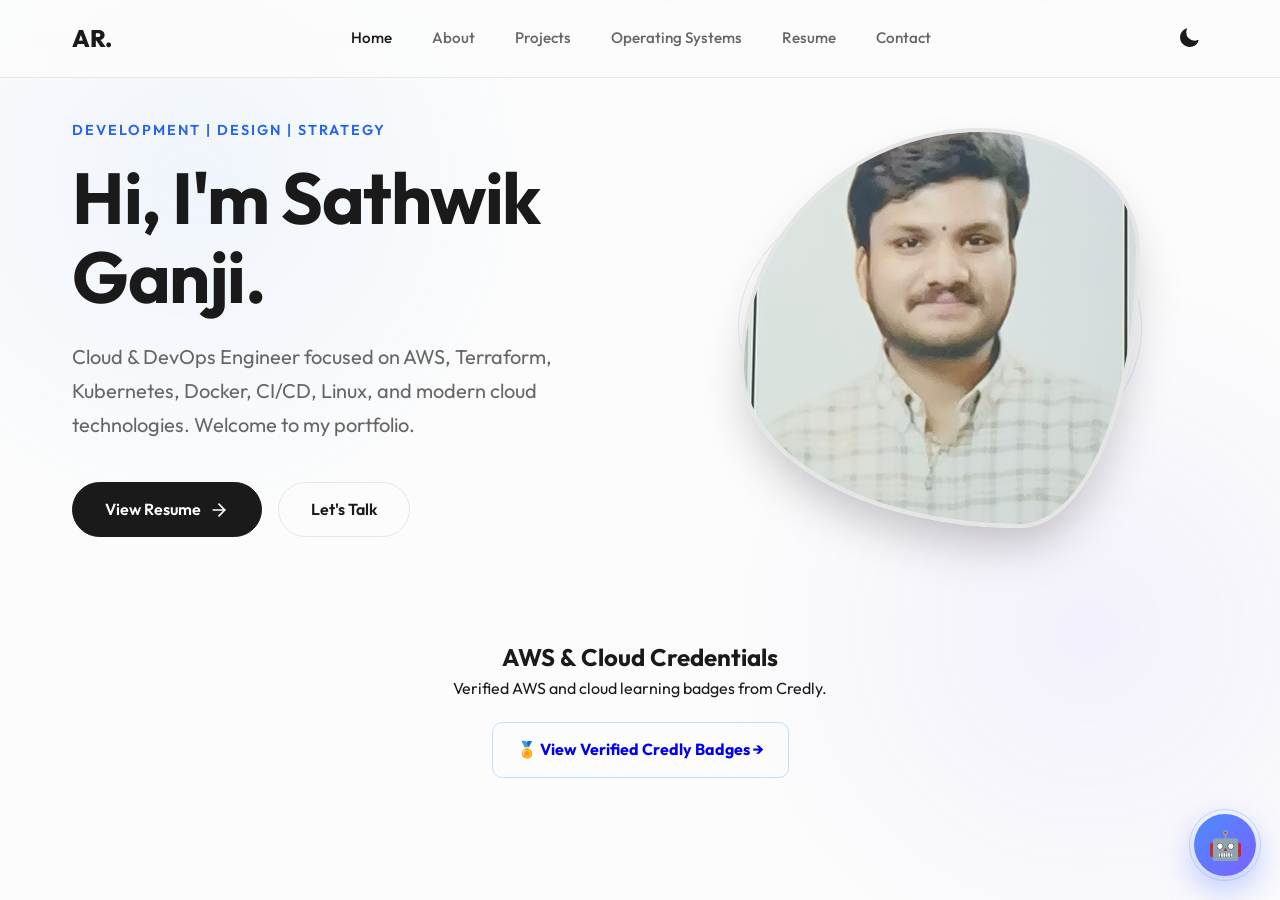
<file: index.html>
<!doctype html>
<html lang="en" data-theme="dark">
  <head>
    <meta charset="UTF-8" />
    <meta name="viewport" content="width=device-width, initial-scale=1" />
    <title>Sathwik Ganji | Cloud & DevOps Engineer</title>

    <!-- SEO -->
    <meta name="description" content="Sathwik Ganji is a Cloud & DevOps Engineer focused on AWS, Terraform, Kubernetes, Docker, CI/CD, and Linux." />
    <meta name="author" content="Sathwik Ganji" />
    <meta name="robots" content="index, follow" />
    <link rel="canonical" href="https://sathwik-svg.github.io/portfolio/" />

    <!-- Open Graph -->
    <meta property="og:title" content="Sathwik Ganji | Cloud & DevOps Engineer" />
    <meta property="og:description" content="Cloud & DevOps Engineer | AWS | Terraform | Kubernetes building clean, performant web experiences." />
    <meta property="og:type" content="website" />
    <meta property="og:url" content="https://sathwik-svg.github.io/portfolio/" />

    <!-- Fonts -->
    <link rel="preconnect" href="https://fonts.googleapis.com" />
    <link rel="preconnect" href="https://fonts.gstatic.com" crossorigin />
    <link href="https://fonts.googleapis.com/css2?family=Outfit:wght@300;400;500;600;700;800&display=swap" rel="stylesheet" />

    <!-- Stylesheet -->
    <link rel="stylesheet" href="assets/css/styles.css" />
  <link rel="stylesheet" href="assets/css/ai-assistant.css"></head>
  <body>
    <nav class="navbar" id="navbar">
      <div class="nav-container">
        <a href="index.html" class="nav-brand">AR.</a>

        <div class="nav-links" id="nav-links">
          <a href="index.html" class="active">Home</a>
          <a href="about.html">About</a>
          <a href="projects.html">Projects</a><a href="operating-systems.html">Operating Systems</a>
          <a href="resume.html">Resume</a>
          <a href="contact.html">Contact</a>
        </div>

        <div class="nav-controls">
          <button class="theme-toggle" id="theme-toggle" aria-label="Toggle Theme">
            <svg id="theme-icon" xmlns="http://www.w3.org/2000/svg" viewBox="0 0 24 24">
              <path
                d="M12 2.25a.75.75 0 0 1 .75.75v2.25a.75.75 0 0 1-1.5 0V3a.75.75 0 0 1 .75-.75ZM7.5 12a4.5 4.5 0 1 1 9 0 4.5 4.5 0 0 1-9 0ZM18.894 6.166a.75.75 0 0 0-1.06-1.06l-1.591 1.59a.75.75 0 1 0 1.06 1.061l1.591-1.59ZM21.75 12a.75.75 0 0 1-.75.75h-2.25a.75.75 0 0 1 0-1.5H21a.75.75 0 0 1 .75.75ZM17.834 18.894a.75.75 0 0 0 1.06-1.06l-1.59-1.591a.75.75 0 1 0-1.061 1.06l1.59 1.591ZM12 18.75a.75.75 0 0 1 .75.75V21a.75.75 0 0 1-1.5 0v-1.5a.75.75 0 0 1 .75-.75ZM6.166 18.894a.75.75 0 0 1-1.06-1.06l1.59-1.591a.75.75 0 1 1 1.061 1.06l-1.59 1.591ZM2.25 12a.75.75 0 0 1 .75-.75H5.25a.75.75 0 0 1 0 1.5H3a.75.75 0 0 1-.75-.75ZM6.166 6.166a.75.75 0 0 1 1.06-1.06l1.59 1.591a.75.75 0 1 1-1.061 1.06l-1.59-1.591Z"
              />
            </svg>
          </button>

          <button class="mobile-toggle" id="mobile-toggle" aria-label="Toggle Menu">
            <svg xmlns="http://www.w3.org/2000/svg" width="24" height="24" fill="none" viewBox="0 0 24 24" stroke="currentColor" stroke-width="2">
              <path stroke-linecap="round" stroke-linejoin="round" d="M4 6h16M4 12h16m-7 6h7" />
            </svg>
          </button>
        </div>
      </div>
    </nav>

    <main>
      <section class="hero">
        <div class="hero-content">
          <span class="hero-subtitle">Development | Design | Strategy</span>
          <h1 class="hero-title">Hi, I'm Sathwik Ganji.</h1>
          <p class="hero-desc">Cloud & DevOps Engineer focused on AWS, Terraform, Kubernetes, Docker, CI/CD, Linux, and modern cloud technologies. Welcome to my portfolio.</p>

          <div class="hero-actions">
            <a href="resume.html" class="btn-primary">
              View Resume
              <svg xmlns="http://www.w3.org/2000/svg" width="20" height="20" viewBox="0 0 24 24" fill="none" stroke="currentColor" stroke-width="2" stroke-linecap="round" stroke-linejoin="round">
                <line x1="5" y1="12" x2="19" y2="12"></line>
                <polyline points="12 5 19 12 12 19"></polyline>
              </svg>
            </a>
            <a href="contact.html" class="btn-secondary">Let's Talk</a>
          </div>
        </div>
        <div class="hero-image-wrapper">
          <img src="assets/images/profile.jpg" alt="Sathwik Ganji Profile" class="hero-image" />
        </div>
      </section>
    </main>

    <section class="credentials-section" style="padding:60px 0;text-align:center"><h2>AWS & Cloud Credentials</h2><p>Verified AWS and cloud learning badges from Credly.</p><a href="https://www.credly.com/users/sathwik-ganji" target="_blank" rel="noopener noreferrer" style="display:inline-block;margin-top:20px;padding:14px 24px;border-radius:10px;text-decoration:none;font-weight:700;border:1px solid rgba(120,180,255,.4)">🏅 View Verified Credly Badges →</a></section><footer>
      <div class="footer-left">&copy; <span id="year">2026</span> Sathwik Ganji. All rights reserved.</div>
      <div class="socials">
        <a href="https://github.com/sathwik-svg" target="_blank" rel="noopener noreferrer" aria-label="GitHub">
          <svg xmlns="http://www.w3.org/2000/svg" width="20" height="20" viewBox="0 0 24 24" fill="currentColor">
            <path
              d="M12 0c-6.626 0-12 5.373-12 12 0 5.302 3.438 9.8 8.207 11.387.599.111.793-.261.793-.577v-2.234c-3.338.726-4.033-1.416-4.033-1.416-.546-1.387-1.333-1.756-1.333-1.756-1.089-.745.083-.729.083-.729 1.205.084 1.839 1.237 1.839 1.237 1.07 1.834 2.807 1.304 3.492.997.107-.775.418-1.305.762-1.604-2.665-.305-5.467-1.334-5.467-5.931 0-1.311.469-2.381 1.236-3.221-.124-.303-.535-1.524.117-3.176 0 0 1.008-.322 3.301 1.23.957-.266 1.983-.399 3.003-.404 1.02.005 2.047.138 3.006.404 2.291-1.552 3.297-1.23 3.297-1.23.653 1.653.242 2.874.118 3.176.77.84 1.235 1.911 1.235 3.221 0 4.609-2.807 5.624-5.479 5.921.43.372.823 1.102.823 2.222v3.293c0 .319.192.694.801.576 4.765-1.589 8.199-6.086 8.199-11.386 0-6.627-5.373-12-12-12z"
            />
          </svg>
        </a>
        <a href="https://www.linkedin.com/in/sathwik-svg/" target="_blank" rel="noopener noreferrer" aria-label="LinkedIn">
          <svg xmlns="http://www.w3.org/2000/svg" width="20" height="20" viewBox="0 0 24 24" fill="currentColor"><path d="M19 0h-14c-2.761 0-5 2.239-5 5v14c0 2.761 2.239 5 5 5h14c2.762 0 5-2.239 5-5v-14c0-2.761-2.238-5-5-5zm-11 19h-3v-11h3v11zm-1.5-12.268c-.966 0-1.75-.79-1.75-1.764s.784-1.764 1.75-1.764 1.75.79 1.75 1.764-.783 1.764-1.75 1.764zm13.5 12.268h-3v-5.604c0-3.368-4-3.113-4 0v5.604h-3v-11h3v1.765c1.396-2.586 7-2.777 7 2.476v6.759z" /></svg>
        </a>
        <a href="https://twitter.com/sathwik-svg" target="_blank" rel="noopener noreferrer" aria-label="Twitter / X">
          <svg xmlns="http://www.w3.org/2000/svg" width="20" height="20" viewBox="0 0 24 24" fill="currentColor"><path d="M18.244 2.25h3.308l-7.227 8.26 8.502 11.24H16.17l-4.714-6.231-5.401 6.231H2.741l7.73-8.835L1.254 2.25H8.08l4.259 5.622 5.905-5.622Zm-1.161 17.52h1.833L7.084 4.126H5.117z" /></svg>
        </a>
        <a href="https://instagram.com/sathwik-svg" target="_blank" rel="noopener noreferrer" aria-label="Instagram">
          <svg xmlns="http://www.w3.org/2000/svg" width="20" height="20" viewBox="0 0 24 24" fill="currentColor">
            <path
              d="M12 2.163c3.204 0 3.584.012 4.85.07 3.252.148 4.771 1.691 4.919 4.919.058 1.265.069 1.645.069 4.849 0 3.205-.012 3.584-.069 4.849-.149 3.225-1.664 4.771-4.919 4.919-1.266.058-1.644.07-4.85.07-3.204 0-3.584-.012-4.849-.07-3.26-.149-4.771-1.699-4.919-4.92-.058-1.265-.07-1.644-.07-4.849 0-3.204.013-3.583.07-4.849.149-3.227 1.664-4.771 4.919-4.919 1.266-.057 1.645-.069 4.849-.069zM12 0C8.741 0 8.333.014 7.053.072 2.695.272.273 2.69.073 7.052.014 8.333 0 8.741 0 12c0 3.259.014 3.668.072 4.948.2 4.358 2.618 6.78 6.98 6.98C8.333 23.986 8.741 24 12 24c3.259 0 3.668-.014 4.948-.072 4.354-.2 6.782-2.618 6.979-6.98.059-1.28.073-1.689.073-4.948 0-3.259-.014-3.667-.072-4.947-.196-4.354-2.617-6.78-6.979-6.98C15.668.014 15.259 0 12 0zm0 5.838a6.162 6.162 0 1 0 0 12.324 6.162 6.162 0 0 0 0-12.324zM12 16a4 4 0 1 1 0-8 4 4 0 0 1 0 8zm6.406-11.845a1.44 1.44 0 1 0 0 2.881 1.44 1.44 0 0 0 0-2.881z"
            />
          </svg>
        </a>
      </div>
    </footer>

    <script src="assets/js/scripts.js"></script>
  <script src="assets/js/ai-assistant.js"></script></body>
</html>
</file>
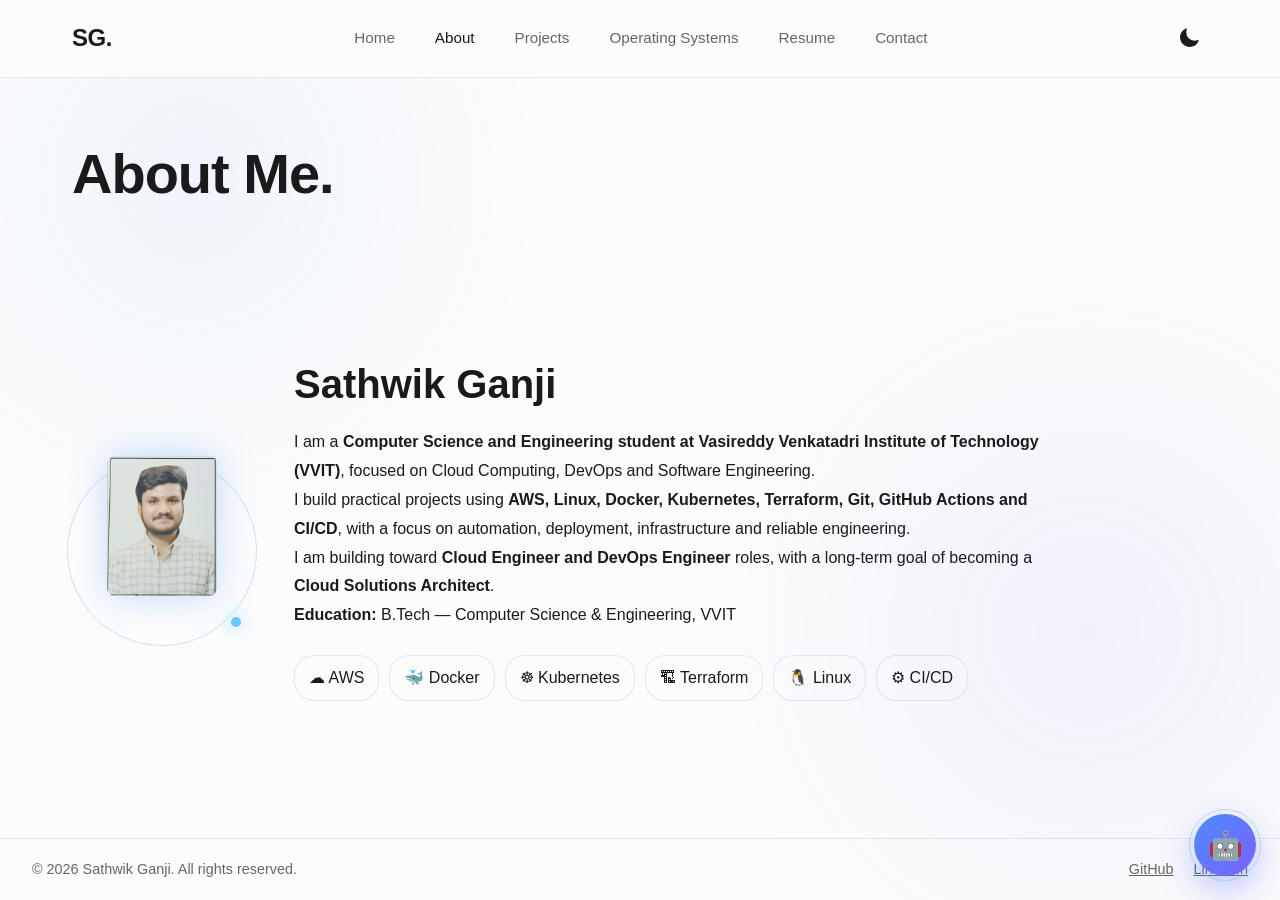
<file: about.html>
<!doctype html><html lang="en" data-theme="dark"><head><meta charset="UTF-8"><meta name="viewport" content="width=device-width,initial-scale=1"><title>About | Sathwik Ganji</title><meta name="description" content="Sathwik Ganji — Computer Science and Engineering student at VVIT focused on Cloud Computing, DevOps and Software Engineering."><link rel="stylesheet" href="assets/css/styles.css"><style>.about-hero{display:grid;grid-template-columns:180px 1fr;gap:42px;align-items:center;min-height:520px}.profile-wrap{position:relative;display:flex;justify-content:center}.profile-image{width:110px;height:140px;object-fit:cover;border-radius:8px;position:relative;z-index:3;box-shadow:0 0 35px rgba(80,160,255,.35);animation:float 4s ease-in-out infinite}.orbit{position:absolute;width:190px;height:190px;border:1px solid rgba(100,180,255,.35);border-radius:50%;animation:spin 12s linear infinite}.orbit:before,.orbit:after{content:"";position:absolute;width:10px;height:10px;border-radius:50%;background:#6cf;box-shadow:0 0 18px #6cf}.orbit:before{top:8px;left:50%}.orbit:after{bottom:18px;right:15px}.about-content h2{font-size:2.5rem;margin-bottom:12px}.about-content p{line-height:1.8;max-width:760px}.tech-orbit{display:flex;flex-wrap:wrap;gap:10px;margin-top:25px}.tech{padding:9px 14px;border:1px solid rgba(120,180,255,.25);border-radius:20px;background:rgba(255,255,255,.04);animation:breathe 3s ease-in-out infinite}.tech:nth-child(2){animation-delay:.3s}.tech:nth-child(3){animation-delay:.6s}.tech:nth-child(4){animation-delay:.9s}.tech:nth-child(5){animation-delay:1.2s}.tech:nth-child(6){animation-delay:1.5s}@keyframes float{0%,100%{transform:translateY(0) rotateY(0)}50%{transform:translateY(-10px) rotateY(8deg)}}@keyframes spin{to{transform:rotate(360deg)}}@keyframes breathe{0%,100%{transform:translateY(0);opacity:.75}50%{transform:translateY(-5px);opacity:1}}@media(max-width:700px){.about-hero{grid-template-columns:1fr;text-align:center;min-height:auto;padding:30px 0}.about-content p{margin-left:auto;margin-right:auto}.tech-orbit{justify-content:center}}</style><link rel="stylesheet" href="assets/css/ai-assistant.css"></head><body><nav class="navbar" id="navbar"><div class="nav-container"><a href="index.html" class="nav-brand">SG.</a><div class="nav-links" id="nav-links"><a href="index.html">Home</a><a href="about.html" class="active">About</a><a href="projects.html">Projects</a><a href="operating-systems.html">Operating Systems</a><a href="resume.html">Resume</a><a href="contact.html">Contact</a></div><div class="nav-controls"><button class="theme-toggle" id="theme-toggle" aria-label="Toggle Theme">
  <svg id="theme-icon" xmlns="http://www.w3.org/2000/svg" viewBox="0 0 24 24">
    <path d="M12 2.25a.75.75 0 0 1 .75.75v2.25a.75.75 0 0 1-1.5 0V3a.75.75 0 0 1 .75-.75ZM7.5 12a4.5 4.5 0 1 1 9 0 4.5 4.5 0 0 1-9 0Z"/>
  </svg>
</button><button class="mobile-toggle" id="mobile-toggle" aria-label="Toggle Menu">☰</button></div></div></nav><main class="page-main"><div class="page-container"><h1 class="page-title">About Me.</h1><section class="about-hero"><div class="profile-wrap"><div class="orbit"></div><img src="assets/images/profile.jpg" alt="Sathwik Ganji" class="profile-image"></div><div class="about-content"><h2>Sathwik Ganji</h2><p>I am a <strong>Computer Science and Engineering student at Vasireddy Venkatadri Institute of Technology (VVIT)</strong>, focused on Cloud Computing, DevOps and Software Engineering.</p><p>I build practical projects using <strong>AWS, Linux, Docker, Kubernetes, Terraform, Git, GitHub Actions and CI/CD</strong>, with a focus on automation, deployment, infrastructure and reliable engineering.</p><p>I am building toward <strong>Cloud Engineer and DevOps Engineer</strong> roles, with a long-term goal of becoming a <strong>Cloud Solutions Architect</strong>.</p><p><strong>Education:</strong> B.Tech — Computer Science & Engineering, VVIT</p><div class="tech-orbit"><span class="tech">☁ AWS</span><span class="tech">🐳 Docker</span><span class="tech">☸ Kubernetes</span><span class="tech">🏗 Terraform</span><span class="tech">🐧 Linux</span><span class="tech">⚙ CI/CD</span></div></div></section></div></main><footer><div class="footer-left">&copy; <span id="year">2026</span> Sathwik Ganji. All rights reserved.</div><div class="socials"><a href="https://github.com/sathwik-svg" target="_blank" rel="noopener noreferrer">GitHub</a><a href="https://www.linkedin.com/in/sathwik-svg/" target="_blank" rel="noopener noreferrer">LinkedIn</a></div></footer><script src="assets/js/scripts.js"></script><script src="assets/js/ai-assistant.js"></script></body></html>
</file>
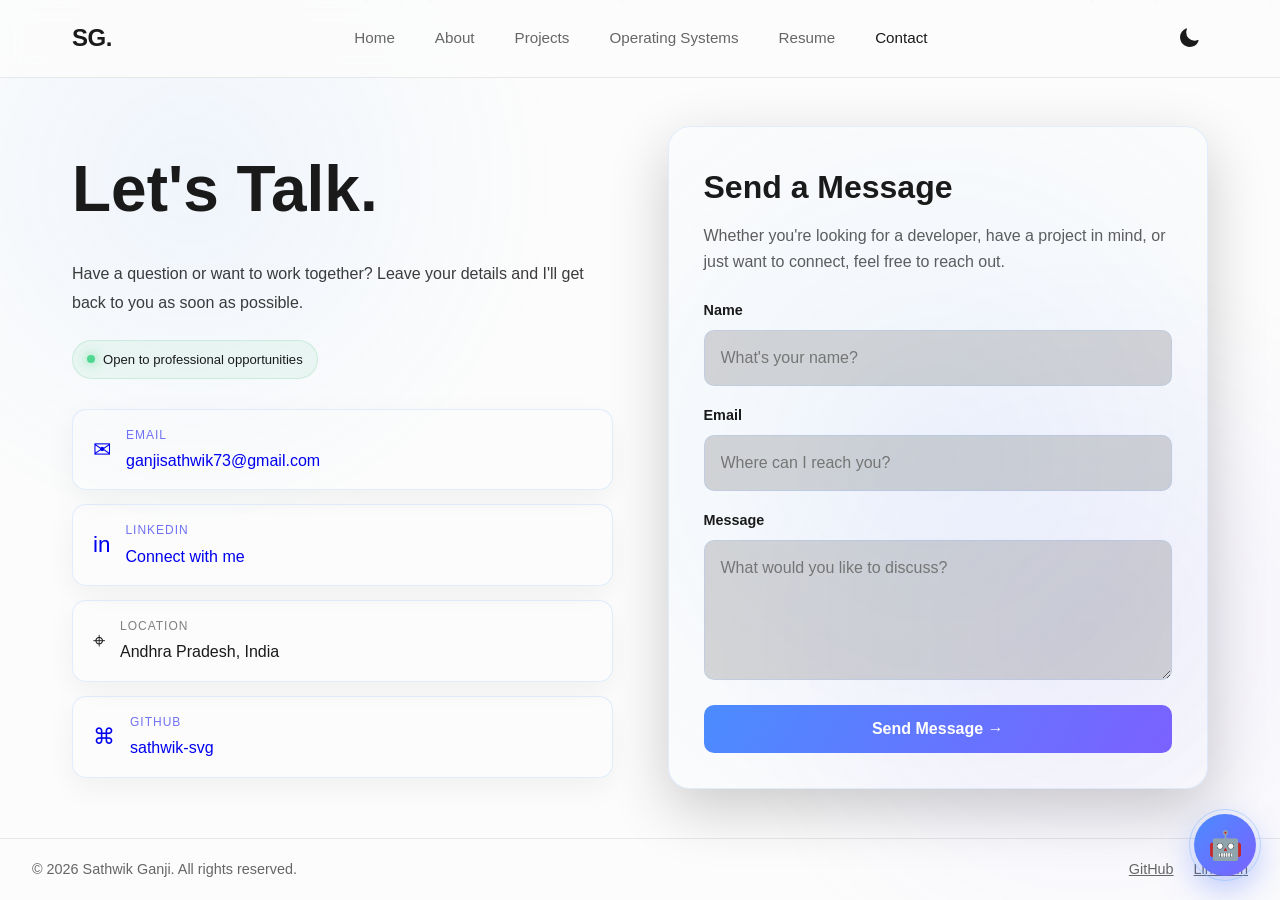
<file: contact.html>
<!doctype html><html lang="en" data-theme="dark"><head><meta charset="UTF-8"><meta name="viewport" content="width=device-width,initial-scale=1"><title>Contact | Sathwik Ganji</title><meta name="description" content="Contact Sathwik Ganji — Computer Science and Engineering student at VVIT focused on Cloud Computing, DevOps and Software Engineering."><link rel="stylesheet" href="assets/css/styles.css"><style>.contact-layout{display:grid;grid-template-columns:1fr 1fr;gap:55px;align-items:center;min-height:650px}.contact-left h1{font-size:clamp(2.5rem,5vw,4.5rem);margin-bottom:20px}.contact-left h1 span{animation:glow 3s ease-in-out infinite}.contact-left>p{line-height:1.8;max-width:600px;opacity:.85}.contact-info{display:grid;gap:14px;margin-top:30px}.contact-card{display:flex;align-items:center;gap:15px;padding:16px 20px;border:1px solid rgba(120,180,255,.2);border-radius:14px;background:rgba(255,255,255,.035);text-decoration:none;transition:.3s}.contact-card:hover{transform:translateX(7px);border-color:rgba(120,180,255,.6);box-shadow:0 10px 30px rgba(50,120,255,.15)}.contact-icon{font-size:1.4rem}.contact-label{display:block;font-size:.75rem;opacity:.55;text-transform:uppercase;letter-spacing:1px}.contact-value{display:block;margin-top:3px}.contact-form{padding:35px;border:1px solid rgba(120,180,255,.2);border-radius:22px;background:rgba(255,255,255,.035);box-shadow:0 20px 60px rgba(0,0,0,.2);position:relative;overflow:hidden}.contact-form:before{content:"";position:absolute;inset:-50%;background:radial-gradient(circle,rgba(80,160,255,.08),transparent 55%);animation:pulse-bg 5s ease-in-out infinite}.contact-form>*{position:relative}.contact-form h2{font-size:2rem;margin-bottom:10px}.contact-form>p{opacity:.7;margin-bottom:25px}.form-group{margin-bottom:18px}.form-group label{display:block;margin-bottom:8px;font-size:.9rem}.form-group input,.form-group textarea{width:100%;box-sizing:border-box;padding:14px 16px;border:1px solid rgba(120,180,255,.2);border-radius:10px;background:rgba(0,0,0,.15);color:inherit;font:inherit;outline:none;transition:.3s}.form-group input:focus,.form-group textarea:focus{border-color:rgba(100,180,255,.7);box-shadow:0 0 20px rgba(80,150,255,.1)}.form-group textarea{min-height:140px;resize:vertical}.send-btn{width:100%;padding:15px;border:0;border-radius:10px;cursor:pointer;font-weight:700;font-size:1rem;background:linear-gradient(120deg,#4b8cff,#7b61ff);color:white;transition:.3s}.send-btn:hover{transform:translateY(-3px);box-shadow:0 12px 30px rgba(80,120,255,.3)}.status{display:inline-flex;align-items:center;gap:8px;margin-top:22px;padding:8px 14px;border-radius:20px;background:rgba(80,200,130,.08);border:1px solid rgba(80,200,130,.2);font-size:.82rem}.dot{width:8px;height:8px;border-radius:50%;background:#50d890;box-shadow:0 0 12px #50d890;animation:pulse 1.8s infinite}@keyframes glow{0%,100%{text-shadow:0 0 5px rgba(100,180,255,.1)}50%{text-shadow:0 0 30px rgba(100,180,255,.5)}}@keyframes pulse{50%{transform:scale(1.5);opacity:.6}}@keyframes pulse-bg{50%{transform:scale(1.15);opacity:.7}}@media(max-width:800px){.contact-layout{grid-template-columns:1fr;min-height:auto;padding:30px 0}.contact-form{padding:25px}.contact-left{text-align:center}.contact-left>p{margin:auto}.contact-info{text-align:left}}</style><link rel="stylesheet" href="assets/css/ai-assistant.css"></head><body><nav class="navbar" id="navbar"><div class="nav-container"><a href="index.html" class="nav-brand">SG.</a><div class="nav-links" id="nav-links"><a href="index.html">Home</a><a href="about.html">About</a><a href="projects.html">Projects</a><a href="operating-systems.html">Operating Systems</a><a href="resume.html">Resume</a><a href="contact.html" class="active">Contact</a></div><div class="nav-controls"><button class="theme-toggle" id="theme-toggle" aria-label="Toggle Theme">
  <svg id="theme-icon" xmlns="http://www.w3.org/2000/svg" viewBox="0 0 24 24">
    <path d="M12 2.25a.75.75 0 0 1 .75.75v2.25a.75.75 0 0 1-1.5 0V3a.75.75 0 0 1 .75-.75ZM7.5 12a4.5 4.5 0 1 1 9 0 4.5 4.5 0 0 1-9 0Z"/>
  </svg>
</button><button class="mobile-toggle" id="mobile-toggle" aria-label="Toggle Menu">☰</button></div></div></nav><main class="page-main"><div class="page-container"><section class="contact-layout"><div class="contact-left"><h1>Let's <span>Talk.</span></h1><p>Have a question or want to work together? Leave your details and I'll get back to you as soon as possible.</p><div class="status"><span class="dot"></span> Open to professional opportunities</div><div class="contact-info"><a class="contact-card" href="mailto:ganjisathwik73@gmail.com"><span class="contact-icon">✉</span><span><span class="contact-label">Email</span><span class="contact-value">ganjisathwik73@gmail.com</span></span></a><a class="contact-card" href="https://www.linkedin.com/in/sathwik-svg/" target="_blank" rel="noopener noreferrer"><span class="contact-icon">in</span><span><span class="contact-label">LinkedIn</span><span class="contact-value">Connect with me</span></span></a><div class="contact-card"><span class="contact-icon">⌖</span><span><span class="contact-label">Location</span><span class="contact-value">Andhra Pradesh, India</span></span></div><a class="contact-card" href="https://github.com/sathwik-svg" target="_blank" rel="noopener noreferrer"><span class="contact-icon">⌘</span><span><span class="contact-label">GitHub</span><span class="contact-value">sathwik-svg</span></span></a></div></div><div class="contact-form"><h2>Send a Message</h2><p>Whether you're looking for a developer, have a project in mind, or just want to connect, feel free to reach out.</p><form action="mailto:ganjisathwik73@gmail.com" method="post" enctype="text/plain"><div class="form-group"><label for="name">Name</label><input id="name" name="Name" type="text" placeholder="What's your name?" required></div><div class="form-group"><label for="email">Email</label><input id="email" name="Email" type="email" placeholder="Where can I reach you?" required></div><div class="form-group"><label for="message">Message</label><textarea id="message" name="Message" placeholder="What would you like to discuss?" required></textarea></div><button class="send-btn" type="submit">Send Message →</button></form></div></section></div></main><footer><div class="footer-left">&copy; <span id="year">2026</span> Sathwik Ganji. All rights reserved.</div><div class="socials"><a href="https://github.com/sathwik-svg" target="_blank" rel="noopener noreferrer">GitHub</a><a href="https://www.linkedin.com/in/sathwik-svg/" target="_blank" rel="noopener noreferrer">LinkedIn</a></div></footer><script src="assets/js/scripts.js"></script><script src="assets/js/ai-assistant.js"></script></body></html>
</file>
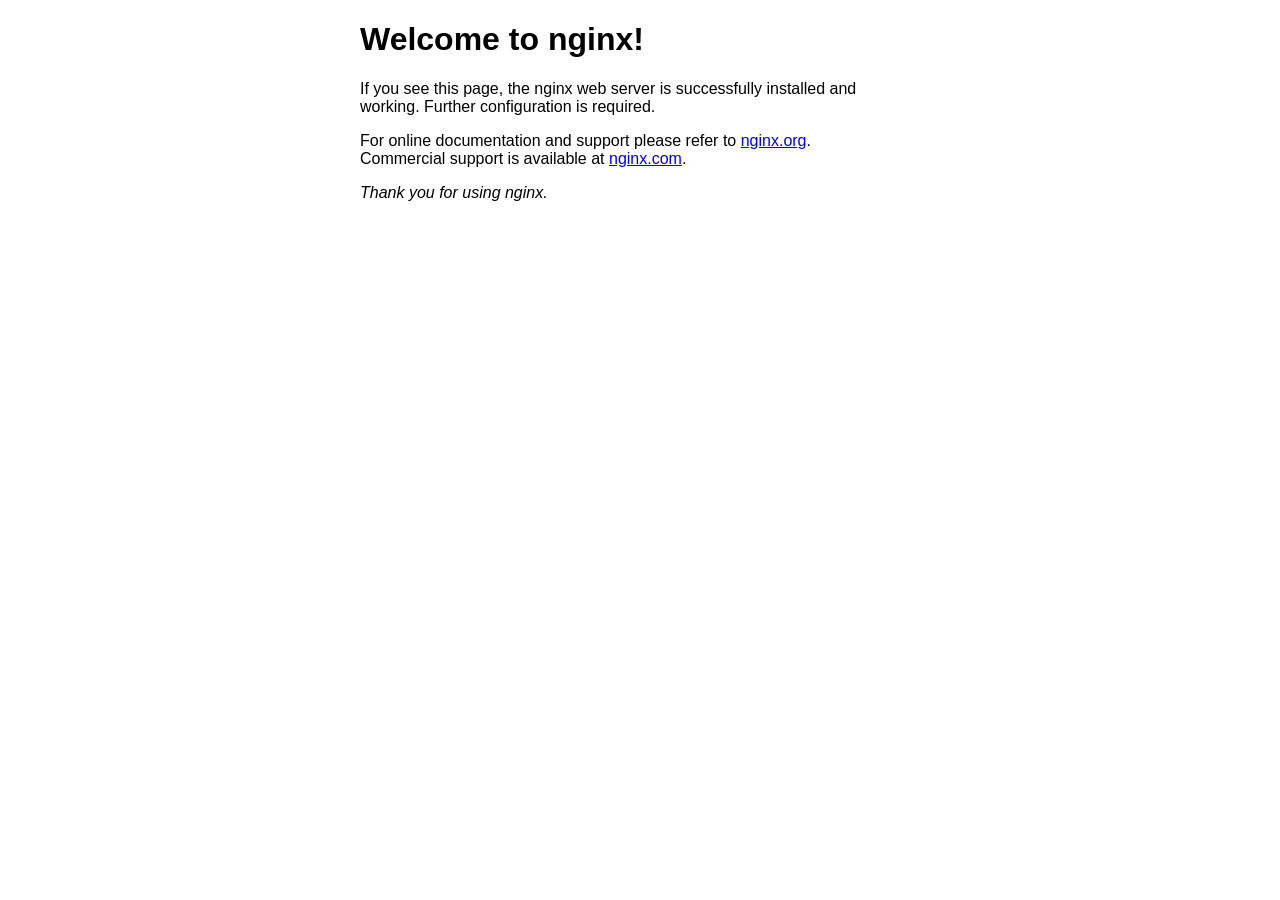
<file: index.nginx-debian.html>
<!DOCTYPE html>
<html>
<head>
<title>Welcome to nginx!</title>
<style>
html { color-scheme: light dark; }
body { width: 35em; margin: 0 auto;
font-family: Tahoma, Verdana, Arial, sans-serif; }
</style>
</head>
<body>
<h1>Welcome to nginx!</h1>
<p>If you see this page, the nginx web server is successfully installed and
working. Further configuration is required.</p>

<p>For online documentation and support please refer to
<a href="http://nginx.org/">nginx.org</a>.<br/>
Commercial support is available at
<a href="http://nginx.com/">nginx.com</a>.</p>

<p><em>Thank you for using nginx.</em></p>
</body>
</html>
</file>
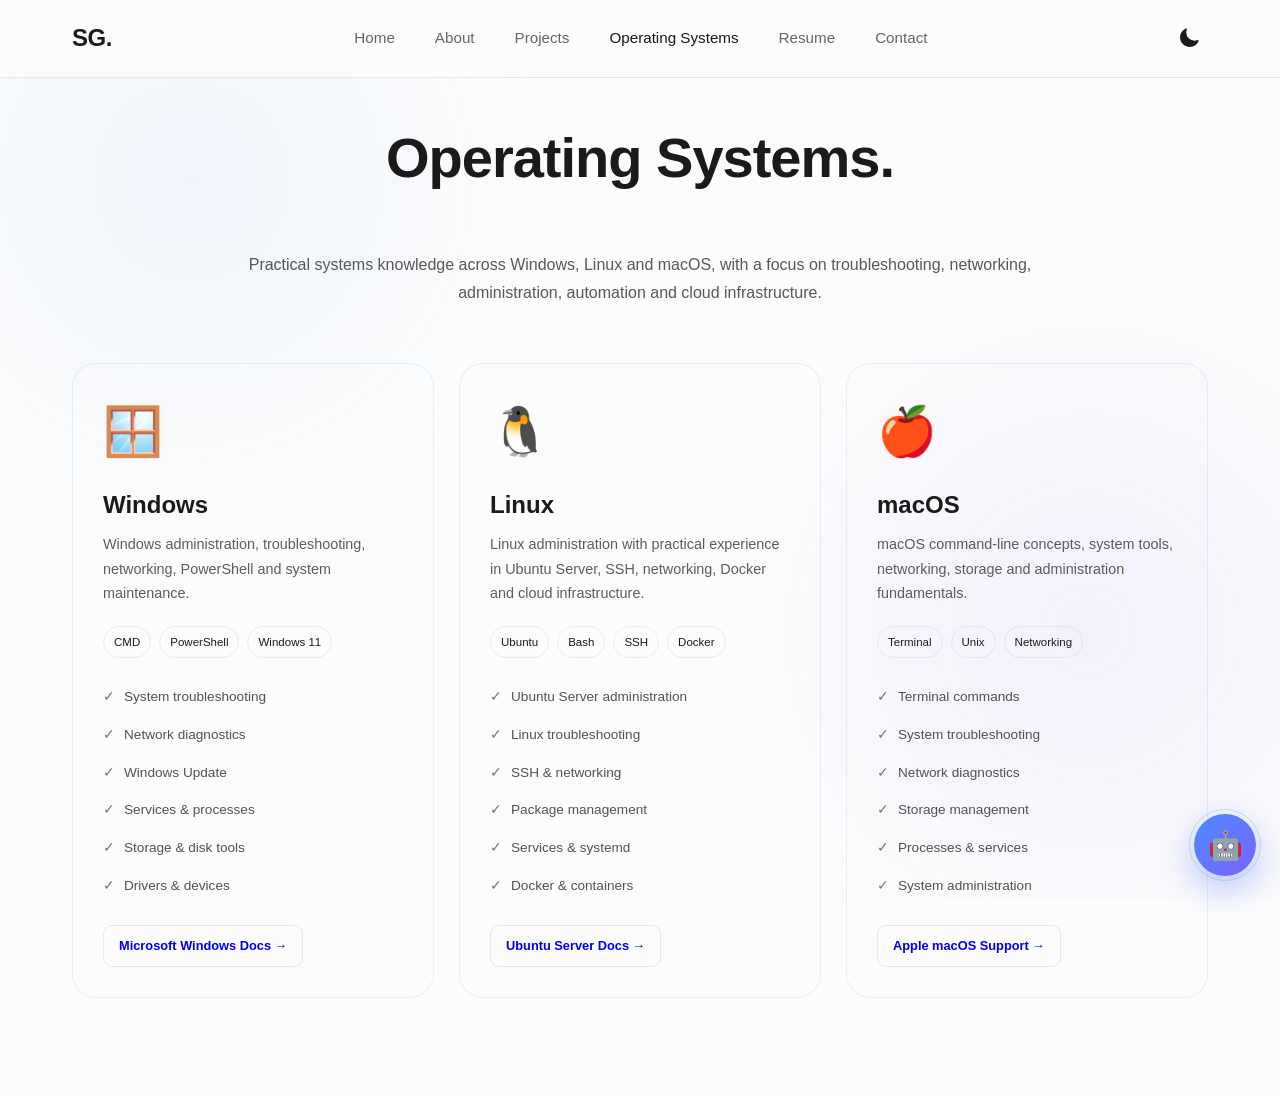
<file: operating-systems.html>
<!doctype html>
<html lang="en" data-theme="dark">
<head>
<meta charset="UTF-8">
<meta name="viewport" content="width=device-width,initial-scale=1">

<title>Operating Systems | Sathwik Ganji</title>

<meta name="description"
content="Operating Systems knowledge and troubleshooting reference covering Windows, Linux and macOS by Sathwik Ganji.">

<link rel="stylesheet" href="assets/css/styles.css">

<style>
.os-intro{
    text-align:center;
    max-width:850px;
    margin:0 auto 55px;
}

.os-intro p{
    line-height:1.8;
    opacity:.72;
}

.os-grid{
    display:grid;
    grid-template-columns:repeat(3,1fr);
    gap:25px;
}

.os-card{
    padding:30px;
    border:1px solid rgba(120,180,255,.18);
    border-radius:24px;
    background:rgba(255,255,255,.025);
    transition:.35s;
    position:relative;
    overflow:hidden;
}

.os-card:hover{
    transform:translateY(-8px);
    border-color:rgba(120,180,255,.45);
    box-shadow:0 18px 45px rgba(40,100,200,.14);
}

.os-icon{
    font-size:3rem;
    margin-bottom:15px;
}

.os-card h2{
    margin:0 0 8px;
}

.os-card > p{
    line-height:1.7;
    opacity:.7;
    font-size:.9rem;
}

.os-tags{
    display:flex;
    flex-wrap:wrap;
    gap:8px;
    margin:20px 0;
}

.os-tag{
    padding:6px 10px;
    border-radius:20px;
    font-size:.72rem;
    border:1px solid rgba(120,180,255,.2);
}

.os-list{
    list-style:none;
    padding:0;
    margin:20px 0;
}

.os-list li{
    padding:8px 0;
    opacity:.75;
    font-size:.85rem;
}

.os-list li::before{
    content:"✓";
    margin-right:9px;
    opacity:.8;
}

.os-btn{
    display:inline-block;
    padding:10px 15px;
    border-radius:9px;
    text-decoration:none;
    font-size:.8rem;
    font-weight:600;
    border:1px solid rgba(120,180,255,.25);
    transition:.25s;
}

.os-btn:hover{
    transform:translateY(-2px);
}

@media(max-width:900px){
    .os-grid{
        grid-template-columns:1fr;
    }
}
</style>
<link rel="stylesheet" href="assets/css/ai-assistant.css"></head>

<body>

<nav class="navbar" id="navbar">
<div class="nav-container">

<a href="index.html" class="nav-brand">SG.</a>

<div class="nav-links" id="nav-links">
<a href="index.html">Home</a>
<a href="about.html">About</a>
<a href="projects.html">Projects</a>
<a href="operating-systems.html" class="active">Operating Systems</a>
<a href="resume.html">Resume</a>
<a href="contact.html">Contact</a>
</div>

<div class="nav-controls">
<button class="theme-toggle" id="theme-toggle" aria-label="Toggle Theme">
  <svg id="theme-icon" xmlns="http://www.w3.org/2000/svg" viewBox="0 0 24 24">
    <path d="M12 2.25a.75.75 0 0 1 .75.75v2.25a.75.75 0 0 1-1.5 0V3a.75.75 0 0 1 .75-.75ZM7.5 12a4.5 4.5 0 1 1 9 0 4.5 4.5 0 0 1-9 0Z"/>
  </svg>
</button>
<button class="mobile-toggle" id="mobile-toggle" aria-label="Toggle Menu">☰</button>
</div>

</div>
</nav>


<main class="page-main">

<div class="page-container">

<div class="os-intro">

<h1 class="page-title">Operating Systems.</h1>

<p>
Practical systems knowledge across Windows, Linux and macOS,
with a focus on troubleshooting, networking, administration,
automation and cloud infrastructure.
</p>

</div>


<div class="os-grid">


<!-- WINDOWS -->

<section class="os-card">

<div class="os-icon">🪟</div>

<h2>Windows</h2>

<p>
Windows administration, troubleshooting, networking,
PowerShell and system maintenance.
</p>

<div class="os-tags">
<span class="os-tag">CMD</span>
<span class="os-tag">PowerShell</span>
<span class="os-tag">Windows 11</span>
</div>

<ul class="os-list">
<li>System troubleshooting</li>
<li>Network diagnostics</li>
<li>Windows Update</li>
<li>Services & processes</li>
<li>Storage & disk tools</li>
<li>Drivers & devices</li>
</ul>

<a class="os-btn" href="https://learn.microsoft.com/windows/" target="_blank">
Microsoft Windows Docs →
</a>

</section>


<!-- LINUX -->

<section class="os-card">

<div class="os-icon">🐧</div>

<h2>Linux</h2>

<p>
Linux administration with practical experience in Ubuntu Server,
SSH, networking, Docker and cloud infrastructure.
</p>

<div class="os-tags">
<span class="os-tag">Ubuntu</span>
<span class="os-tag">Bash</span>
<span class="os-tag">SSH</span>
<span class="os-tag">Docker</span>
</div>

<ul class="os-list">
<li>Ubuntu Server administration</li>
<li>Linux troubleshooting</li>
<li>SSH & networking</li>
<li>Package management</li>
<li>Services & systemd</li>
<li>Docker & containers</li>
</ul>

<a class="os-btn" href="https://ubuntu.com/server/docs" target="_blank">
Ubuntu Server Docs →
</a>

</section>


<!-- MACOS -->

<section class="os-card">

<div class="os-icon">🍎</div>

<h2>macOS</h2>

<p>
macOS command-line concepts, system tools, networking,
storage and administration fundamentals.
</p>

<div class="os-tags">
<span class="os-tag">Terminal</span>
<span class="os-tag">Unix</span>
<span class="os-tag">Networking</span>
</div>

<ul class="os-list">
<li>Terminal commands</li>
<li>System troubleshooting</li>
<li>Network diagnostics</li>
<li>Storage management</li>
<li>Processes & services</li>
<li>System administration</li>
</ul>

<a class="os-btn" href="https://support.apple.com/macos" target="_blank">
Apple macOS Support →
</a>

</section>


</div>

</div>

</main>


<footer>

<div class="footer-left">
&copy; <span id="year">2026</span> Sathwik Ganji. All rights reserved.
</div>

<div class="socials">

<a href="https://github.com/sathwik-svg" target="_blank">
GitHub
</a>

<a href="https://www.linkedin.com/in/sathwik-sathwik-a69929357/" target="_blank">
LinkedIn
</a>

</div>

</footer>


<script src="assets/js/scripts.js"></script>

<script src="assets/js/ai-assistant.js"></script></body>
</file>
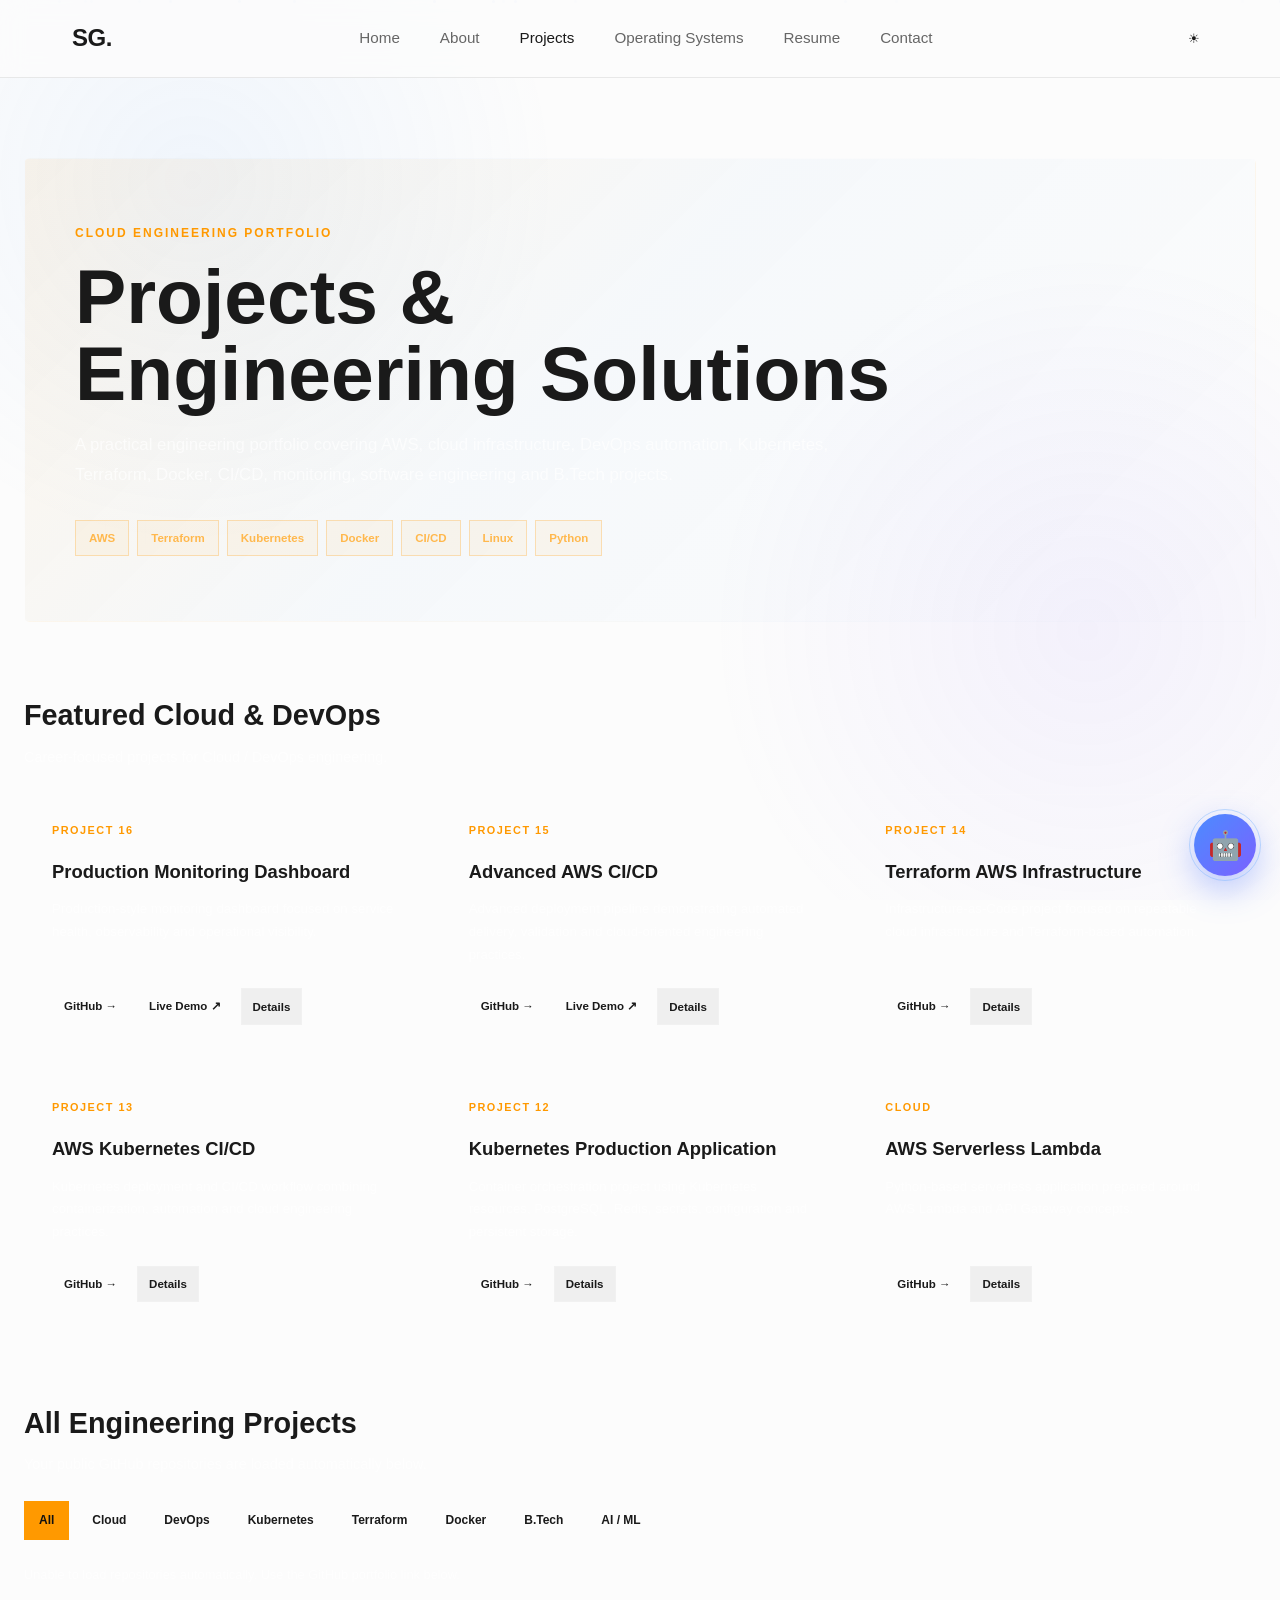
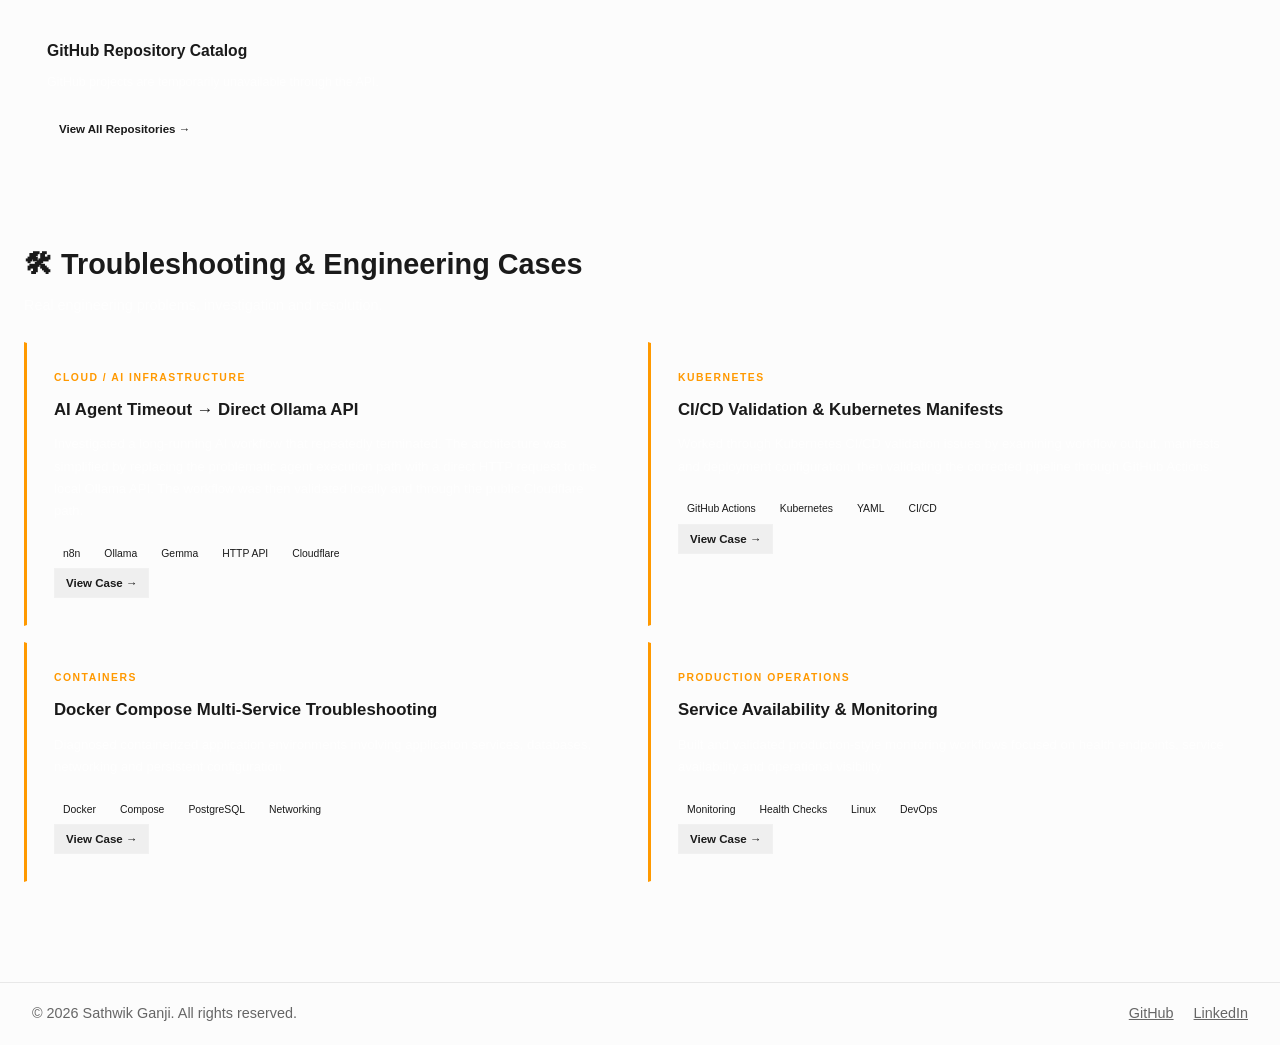
<file: projects.html>
<!doctype html>
<html lang="en" data-theme="dark">
<head>
<meta charset="UTF-8">
<meta name="viewport" content="width=device-width,initial-scale=1">

<title>Projects | Sathwik Ganji</title>

<meta name="description" content="Cloud, AWS, DevOps, Kubernetes, Terraform, Docker, CI/CD and B.Tech engineering projects by Sathwik Ganji.">

<link rel="stylesheet" href="assets/css/styles.css">

<style>

/* =========================================================
   AWS-STYLE PROJECT CATALOG
   ========================================================= */

:root {
  --aws-orange: #ff9900;
  --aws-orange-light: #ffb84d;
  --cloud-blue: #539fe5;
  --panel: rgba(255,255,255,.035);
  --panel-border: rgba(255,255,255,.10);
  --muted: rgba(255,255,255,.65);
}

/* Page */

.projects-page {
  max-width: 1280px;
  margin: auto;
  padding: 80px 24px 100px;
}

.projects-hero {
  position: relative;
  padding: 65px 50px;
  margin-bottom: 55px;
  border: 1px solid var(--panel-border);
  border-radius: 6px;
  overflow: hidden;
  background:
    linear-gradient(135deg,
      rgba(255,153,0,.07),
      rgba(83,159,229,.04) 45%,
      rgba(255,255,255,.02));
}

.projects-hero::before {
  content: "";
  position: absolute;
  inset: 0;
  background-image:
    linear-gradient(rgba(255,255,255,.035) 1px,transparent 1px),
    linear-gradient(90deg,rgba(255,255,255,.035) 1px,transparent 1px);
  background-size: 40px 40px;
  mask-image: linear-gradient(to bottom,black,transparent);
  pointer-events: none;
}

.projects-kicker {
  position: relative;
  color: var(--aws-orange);
  font-size: .75rem;
  font-weight: 800;
  letter-spacing: 2px;
  text-transform: uppercase;
  margin-bottom: 15px;
}

.projects-hero h1 {
  position: relative;
  max-width: 850px;
  margin: 0 0 18px;
  font-size: clamp(2.5rem,6vw,5rem);
  line-height: 1;
}

.projects-hero p {
  position: relative;
  max-width: 780px;
  color: var(--muted);
  line-height: 1.8;
  font-size: 1.05rem;
}

.cloud-line {
  position: relative;
  display: flex;
  flex-wrap: wrap;
  gap: 8px;
  margin-top: 30px;
}

.cloud-badge {
  padding: 8px 13px;
  border: 1px solid rgba(255,153,0,.25);
  background: rgba(255,153,0,.06);
  color: #ffb84d;
  font-size: .72rem;
  font-weight: 700;
}

/* Section */

.catalog-section {
  margin-top: 70px;
}

.section-top {
  display: flex;
  justify-content: space-between;
  align-items: end;
  gap: 20px;
  margin-bottom: 25px;
}

.section-top h2 {
  margin: 0 0 7px;
  font-size: 1.8rem;
}

.section-top p {
  margin: 0;
  color: var(--muted);
  font-size: .9rem;
}

/* Featured */

.featured-grid {
  display: grid;
  grid-template-columns: repeat(3,1fr);
  gap: 18px;
}

.featured-card {
  position: relative;
  min-height: 230px;
  padding: 27px;
  border: 1px solid var(--panel-border);
  background: var(--panel);
  overflow: hidden;
  transition: .3s ease;
}

.featured-card::before {
  content: "";
  position: absolute;
  top: 0;
  left: 0;
  width: 100%;
  height: 3px;
  background: var(--aws-orange);
  transform: scaleX(0);
  transform-origin: left;
  transition: .35s ease;
}

.featured-card:hover {
  transform: translateY(-6px);
  border-color: rgba(255,153,0,.4);
  box-shadow: 0 20px 55px rgba(0,0,0,.25);
}

.featured-card:hover::before {
  transform: scaleX(1);
}

.project-number {
  color: var(--aws-orange);
  font-size: .68rem;
  font-weight: 800;
  letter-spacing: 1.5px;
  margin-bottom: 18px;
}

.featured-card h3 {
  margin: 0 0 12px;
  font-size: 1.15rem;
}

.featured-card p {
  color: var(--muted);
  font-size: .83rem;
  line-height: 1.7;
  min-height: 70px;
}

.project-links {
  display: flex;
  flex-wrap: wrap;
  gap: 8px;
  margin-top: 20px;
}

.project-link {
  display: inline-flex;
  align-items: center;
  gap: 6px;
  padding: 8px 11px;
  border: 1px solid rgba(255,255,255,.13);
  text-decoration: none;
  color: inherit;
  font-size: .72rem;
  font-weight: 700;
  transition: .25s ease;
}

.project-link:hover {
  border-color: var(--aws-orange);
  color: var(--aws-orange-light);
  transform: translateY(-2px);
}

/* Filters */

.project-controls {
  display: flex;
  flex-wrap: wrap;
  gap: 8px;
  margin: 25px 0;
}

.filter-btn {
  cursor: pointer;
  padding: 9px 14px;
  border: 1px solid rgba(255,255,255,.12);
  background: transparent;
  color: inherit;
  font: inherit;
  font-size: .75rem;
  font-weight: 700;
  transition: .25s ease;
}

.filter-btn:hover,
.filter-btn.active {
  background: var(--aws-orange);
  border-color: var(--aws-orange);
  color: #111;
}

/* Repository grid */

.repo-status {
  min-height: 24px;
  color: var(--muted);
  font-size: .8rem;
  margin-bottom: 16px;
}

.repo-grid {
  display: grid;
  grid-template-columns: repeat(3,1fr);
  gap: 14px;
}

.repo-card {
  position: relative;
  padding: 22px;
  border: 1px solid var(--panel-border);
  background: rgba(255,255,255,.025);
  transition: .28s ease;
  cursor: pointer;
}

.repo-card:hover {
  transform: translateY(-5px);
  border-color: rgba(255,153,0,.38);
  background: rgba(255,153,0,.035);
}

.repo-card.hidden {
  display: none;
}

.repo-index {
  color: rgba(255,153,0,.8);
  font-size: .65rem;
  font-weight: 800;
  letter-spacing: 1px;
}

.repo-card h3 {
  margin: 10px 0;
  font-size: .98rem;
  word-break: break-word;
}

.repo-description {
  color: var(--muted);
  line-height: 1.55;
  font-size: .78rem;
  min-height: 38px;
}

.repo-meta {
  display: flex;
  justify-content: space-between;
  gap: 8px;
  margin-top: 18px;
  color: rgba(255,255,255,.48);
  font-size: .68rem;
}

.repo-type {
  color: var(--aws-orange-light);
}

/* Troubleshooting */

.troubleshooting {
  display: grid;
  grid-template-columns: repeat(2,1fr);
  gap: 16px;
}

.case-card {
  position: relative;
  padding: 27px;
  border-left: 3px solid var(--aws-orange);
  border-top: 1px solid var(--panel-border);
  border-right: 1px solid var(--panel-border);
  border-bottom: 1px solid var(--panel-border);
  background: var(--panel);
  transition: .3s ease;
}

.case-card:hover {
  transform: translateY(-4px);
  box-shadow: 0 18px 45px rgba(0,0,0,.2);
}

.case-label {
  color: var(--aws-orange);
  font-size: .65rem;
  font-weight: 800;
  letter-spacing: 1.5px;
  text-transform: uppercase;
}

.case-card h3 {
  margin: 10px 0;
  font-size: 1.05rem;
}

.case-card p {
  color: var(--muted);
  font-size: .82rem;
  line-height: 1.7;
}

.case-flow {
  display: flex;
  flex-wrap: wrap;
  gap: 6px;
  margin-top: 17px;
}

.case-flow span {
  padding: 5px 8px;
  background: rgba(255,255,255,.05);
  border: 1px solid rgba(255,255,255,.08);
  font-size: .65rem;
}

/* Modal */

.project-modal {
  position: fixed;
  inset: 0;
  z-index: 9999;
  display: none;
  align-items: center;
  justify-content: center;
  padding: 20px;
  background: rgba(0,0,0,.78);
  backdrop-filter: blur(12px);
}

.project-modal.open {
  display: flex;
  animation: modalFade .2s ease;
}

.modal-box {
  position: relative;
  width: min(850px,100%);
  max-height: 88vh;
  overflow-y: auto;
  padding: 38px;
  border: 1px solid rgba(255,153,0,.3);
  background: #111820;
  box-shadow: 0 35px 100px rgba(0,0,0,.55);
  animation: modalUp .3s cubic-bezier(.16,1,.3,1);
}

.modal-close {
  position: absolute;
  top: 16px;
  right: 18px;
  width: 35px;
  height: 35px;
  cursor: pointer;
  border: 1px solid rgba(255,255,255,.15);
  background: transparent;
  color: inherit;
  font-size: 1.2rem;
}

.modal-kicker {
  color: var(--aws-orange);
  font-size: .68rem;
  font-weight: 800;
  letter-spacing: 1.5px;
}

.modal-box h2 {
  margin: 10px 45px 12px 0;
}

.modal-box p {
  color: var(--muted);
  line-height: 1.75;
}

.modal-grid {
  display: grid;
  grid-template-columns: 1fr 1fr;
  gap: 14px;
  margin: 25px 0;
}

.modal-info {
  padding: 18px;
  border: 1px solid rgba(255,255,255,.08);
  background: rgba(255,255,255,.025);
}

.modal-info strong {
  display: block;
  margin-bottom: 7px;
  color: var(--aws-orange-light);
  font-size: .72rem;
  text-transform: uppercase;
  letter-spacing: 1px;
}

.modal-info span {
  color: rgba(255,255,255,.75);
  font-size: .82rem;
}

.architecture-box {
  margin-top: 25px;
  padding: 20px;
  border: 1px solid rgba(83,159,229,.2);
  background: rgba(83,159,229,.04);
  font-family: monospace;
  font-size: .78rem;
  line-height: 2;
  overflow-x: auto;
}

.modal-actions {
  display: flex;
  flex-wrap: wrap;
  gap: 10px;
  margin-top: 25px;
}

.modal-action {
  display: inline-block;
  padding: 10px 16px;
  text-decoration: none;
  border: 1px solid rgba(255,255,255,.15);
  color: inherit;
  font-size: .75rem;
  font-weight: 700;
}

.modal-action.primary {
  background: var(--aws-orange);
  border-color: var(--aws-orange);
  color: #111;
}

@keyframes modalFade {
  from {opacity:0}
  to {opacity:1}
}

@keyframes modalUp {
  from {
    opacity:0;
    transform:translateY(25px) scale(.97);
  }
  to {
    opacity:1;
    transform:translateY(0) scale(1);
  }
}

/* Responsive */

@media(max-width:1000px) {
  .featured-grid,
  .repo-grid {
    grid-template-columns: repeat(2,1fr);
  }
}

@media(max-width:700px) {
  .projects-page {
    padding: 50px 16px 70px;
  }

  .projects-hero {
    padding: 38px 25px;
  }

  .featured-grid,
  .repo-grid,
  .troubleshooting,
  .modal-grid {
    grid-template-columns: 1fr;
  }

  .modal-box {
    padding: 28px 20px;
  }

  .section-top {
    display: block;
  }
}

</style>

<link rel="stylesheet" href="assets/css/ai-assistant.css">
</head>

<body>

<nav class="navbar" id="navbar">
<div class="nav-container">

<a href="index.html" class="nav-brand">SG.</a>

<div class="nav-links" id="nav-links">
<a href="index.html">Home</a>
<a href="about.html">About</a>
<a href="projects.html" class="active">Projects</a>
<a href="operating-systems.html">Operating Systems</a>
<a href="resume.html">Resume</a>
<a href="contact.html">Contact</a>
</div>

<div class="nav-controls">
<button class="theme-toggle" id="theme-toggle" aria-label="Toggle Theme">☀</button>
<button class="mobile-toggle" id="mobile-toggle" aria-label="Toggle Menu">☰</button>
</div>

</div>
</nav>

<main>

<div class="projects-page">

<!-- HERO -->

<section class="projects-hero">

<div class="projects-kicker">
Cloud Engineering Portfolio
</div>

<h1>Projects &amp;<br>Engineering Solutions</h1>

<p>
A practical engineering portfolio covering AWS, cloud infrastructure,
DevOps automation, Kubernetes, Terraform, Docker, CI/CD, monitoring,
software engineering and B.Tech projects.
</p>

<div class="cloud-line">
<span class="cloud-badge">AWS</span>
<span class="cloud-badge">Terraform</span>
<span class="cloud-badge">Kubernetes</span>
<span class="cloud-badge">Docker</span>
<span class="cloud-badge">CI/CD</span>
<span class="cloud-badge">Linux</span>
<span class="cloud-badge">Python</span>
</div>

</section>


<!-- FEATURED CLOUD PROJECTS -->

<section class="catalog-section">

<div class="section-top">

<div>
<h2>Featured Cloud &amp; DevOps</h2>
<p>Career-focused projects for Cloud / DevOps engineering.</p>
</div>

</div>

<div class="featured-grid">


<article class="featured-card">

<div class="project-number">PROJECT 16</div>

<h3>Production Monitoring Dashboard</h3>

<p>
Production-style monitoring dashboard focused on service health,
observability and operational visibility.
</p>

<div class="project-links">
<a class="project-link"
href="https://github.com/sathwik-svg/project-16-production-monitoring-dashboard"
target="_blank">GitHub →</a>

<a class="project-link"
href="https://project-16-production-monitoring.ganjisathwik73.workers.dev/"
target="_blank">Live Demo ↗</a>

<button class="project-link"
onclick="openProject('monitoring')">Details</button>
</div>

</article>


<article class="featured-card">

<div class="project-number">PROJECT 15</div>

<h3>Advanced AWS CI/CD</h3>

<p>
Advanced deployment pipeline demonstrating automated delivery,
validation and cloud-oriented engineering practices.
</p>

<div class="project-links">
<a class="project-link"
href="https://github.com/sathwik-svg/project-15-advanced-aws-cicd"
target="_blank">GitHub →</a>

<a class="project-link"
href="https://project-15-advanced-aws-cicd.ganjisathwik73.workers.dev/"
target="_blank">Live Demo ↗</a>

<button class="project-link"
onclick="openProject('aws-cicd')">Details</button>
</div>

</article>


<article class="featured-card">

<div class="project-number">PROJECT 14</div>

<h3>Terraform AWS Infrastructure</h3>

<p>
Infrastructure-as-Code project focused on repeatable cloud
infrastructure and Terraform-based automation.
</p>

<div class="project-links">
<a class="project-link"
href="https://github.com/sathwik-svg/project-14-terraform-aws-infrastructure"
target="_blank">GitHub →</a>

<button class="project-link"
onclick="openProject('terraform')">Details</button>
</div>

</article>


<article class="featured-card">

<div class="project-number">PROJECT 13</div>

<h3>AWS Kubernetes CI/CD</h3>

<p>
Kubernetes deployment and CI/CD workflow combining containerization,
automation and cloud engineering practices.
</p>

<div class="project-links">
<a class="project-link"
href="https://github.com/sathwik-svg/project-13-aws-kubernetes-cicd"
target="_blank">GitHub →</a>

<button class="project-link"
onclick="openProject('kubernetes')">Details</button>
</div>

</article>


<article class="featured-card">

<div class="project-number">PROJECT 12</div>

<h3>Kubernetes Production Application</h3>

<p>
Container orchestration project using Kubernetes resources,
PostgreSQL, Redis, secrets, configuration and persistent storage.
</p>

<div class="project-links">
<a class="project-link"
href="https://github.com/sathwik-svg/project-12-kubernetes-production"
target="_blank">GitHub →</a>

<button class="project-link"
onclick="openProject('k8s-production')">Details</button>
</div>

</article>


<article class="featured-card">

<div class="project-number">CLOUD</div>

<h3>AWS Serverless Lambda</h3>

<p>
Python-based serverless application prepared around AWS Lambda
and API Gateway concepts.
</p>

<div class="project-links">
<a class="project-link"
href="https://github.com/sathwik-svg/aws-serverless-lambda"
target="_blank">GitHub →</a>

<button class="project-link"
onclick="openProject('lambda')">Details</button>
</div>

</article>

</div>

</section>


<!-- ALL REPOSITORIES -->

<section class="catalog-section">

<div class="section-top">

<div>
<h2>All Engineering Projects</h2>
<p>
Your public GitHub repositories are loaded automatically below.
</p>
</div>

</div>

<div class="project-controls">

<button class="filter-btn active" data-filter="all">All</button>
<button class="filter-btn" data-filter="cloud">Cloud</button>
<button class="filter-btn" data-filter="devops">DevOps</button>
<button class="filter-btn" data-filter="kubernetes">Kubernetes</button>
<button class="filter-btn" data-filter="terraform">Terraform</button>
<button class="filter-btn" data-filter="docker">Docker</button>
<button class="filter-btn" data-filter="academic">B.Tech</button>
<button class="filter-btn" data-filter="ai">AI / ML</button>

</div>

<div class="repo-status" id="repo-status">
Loading GitHub projects...
</div>

<div class="repo-grid" id="repo-grid"></div>

</section>


<!-- TROUBLESHOOTING -->

<section class="catalog-section">

<div class="section-top">

<div>
<h2>🛠 Troubleshooting &amp; Engineering Cases</h2>
<p>Real engineering problems, investigation and resolution.</p>
</div>

</div>

<div class="troubleshooting">


<article class="case-card">

<div class="case-label">Cloud / AI Infrastructure</div>

<h3>AI Agent Timeout → Direct Ollama API</h3>

<p>
Investigated a long-running AI workflow that repeatedly terminated.
The architecture was simplified by replacing the problematic agent
execution path with a direct HTTP request to the local Ollama API.
The workflow was then validated locally and through the public
Cloudflare path.
</p>

<div class="case-flow">
<span>n8n</span>
<span>Ollama</span>
<span>Gemma</span>
<span>HTTP API</span>
<span>Cloudflare</span>
</div>

<button class="project-link"
onclick="openProject('ai-troubleshooting')">
View Case →
</button>

</article>


<article class="case-card">

<div class="case-label">Kubernetes</div>

<h3>CI/CD Validation &amp; Kubernetes Manifests</h3>

<p>
Worked through Kubernetes CI/CD validation issues by examining
workflow output, manifests and deployment configuration, then
validating the corrected pipeline through GitHub Actions.
</p>

<div class="case-flow">
<span>GitHub Actions</span>
<span>Kubernetes</span>
<span>YAML</span>
<span>CI/CD</span>
</div>

<button class="project-link"
onclick="openProject('k8s-troubleshooting')">
View Case →
</button>

</article>


<article class="case-card">

<div class="case-label">Containers</div>

<h3>Docker Compose Multi-Service Troubleshooting</h3>

<p>
Diagnosed containerized application environments involving
application services, databases, networking and persistent
configuration.
</p>

<div class="case-flow">
<span>Docker</span>
<span>Compose</span>
<span>PostgreSQL</span>
<span>Networking</span>
</div>

<button class="project-link"
onclick="openProject('docker-troubleshooting')">
View Case →
</button>

</article>


<article class="case-card">

<div class="case-label">Production Operations</div>

<h3>Service Availability &amp; Monitoring</h3>

<p>
Built and validated production-style monitoring workflows focused
on health endpoints, service availability and operational visibility.
</p>

<div class="case-flow">
<span>Monitoring</span>
<span>Health Checks</span>
<span>Linux</span>
<span>DevOps</span>
</div>

<button class="project-link"
onclick="openProject('monitoring')">
View Case →
</button>

</article>

</div>

</section>


</div>

</main>


<!-- PROJECT DETAIL WINDOW -->

<div class="project-modal" id="project-modal">

<div class="modal-box">

<button class="modal-close"
onclick="closeProject()"
aria-label="Close">×</button>

<div class="modal-kicker" id="modal-kicker">
ENGINEERING PROJECT
</div>

<h2 id="modal-title">Project</h2>

<p id="modal-description"></p>

<div class="modal-grid">

<div class="modal-info">
<strong>Technologies</strong>
<span id="modal-tech"></span>
</div>

<div class="modal-info">
<strong>Engineering Focus</strong>
<span id="modal-focus"></span>
</div>

</div>

<div class="architecture-box" id="modal-architecture"></div>

<div class="modal-actions" id="modal-actions"></div>

</div>

</div>


<footer>

<div class="footer-left">
&copy; <span id="year">2026</span> Sathwik Ganji. All rights reserved.
</div>

<div class="socials">
<a href="https://github.com/sathwik-svg" target="_blank">GitHub</a>
<a href="https://www.linkedin.com/in/sathwik-svg/" target="_blank">LinkedIn</a>
</div>

</footer>


<script src="assets/js/scripts.js"></script>
<script src="assets/js/ai-assistant.js"></script>


<script>

/* =========================================================
   PROJECT DETAIL DATA
   ========================================================= */

const projectDetails = {

monitoring: {
kicker: "PROJECT 16 · PRODUCTION OPERATIONS",
title: "Production Monitoring Dashboard",
description:
"Production-style monitoring dashboard designed to provide operational visibility, service health information and engineering-focused monitoring capabilities.",
tech:
"Monitoring · Linux · Health Checks · Web Services",
focus:
"Observability and operational reliability",
architecture:
"APPLICATION\n      ↓\nHEALTH ENDPOINT\n      ↓\nMONITORING DASHBOARD\n      ↓\nSERVICE STATUS\n      ↓\nOPERATIONAL VISIBILITY",
github:
"https://github.com/sathwik-svg/project-16-production-monitoring-dashboard",
demo:
"https://project-16-production-monitoring.ganjisathwik73.workers.dev/"
},

"aws-cicd": {
kicker: "PROJECT 15 · AWS / CI/CD",
title: "Advanced AWS CI/CD",
description:
"Advanced CI/CD project demonstrating automated validation, deployment workflows and cloud-oriented engineering practices.",
tech:
"AWS · GitHub Actions · CI/CD · Docker",
focus:
"Automated software delivery",
architecture:
"GIT PUSH\n   ↓\nGITHUB ACTIONS\n   ↓\nVALIDATION\n   ↓\nBUILD / PACKAGE\n   ↓\nDEPLOYMENT\n   ↓\nAPPLICATION",
github:
"https://github.com/sathwik-svg/project-15-advanced-aws-cicd",
demo:
"https://project-15-advanced-aws-cicd.ganjisathwik73.workers.dev/"
},

terraform: {
kicker: "PROJECT 14 · INFRASTRUCTURE AS CODE",
title: "Terraform AWS Infrastructure",
description:
"Infrastructure-as-Code project focused on defining reproducible infrastructure using Terraform configuration.",
tech:
"Terraform · HCL · AWS · IaC",
focus:
"Repeatable infrastructure automation",
architecture:
"TERRAFORM CONFIG\n       ↓\nPLAN\n       ↓\nVALIDATE\n       ↓\nAPPLY\n       ↓\nCLOUD INFRASTRUCTURE",
github:
"https://github.com/sathwik-svg/project-14-terraform-aws-infrastructure"
},

kubernetes: {
kicker: "PROJECT 13 · KUBERNETES CI/CD",
title: "AWS Kubernetes CI/CD",
description:
"Kubernetes and CI/CD project combining containerization, automated validation and cloud deployment concepts.",
tech:
"Kubernetes · Docker · GitHub Actions · AWS",
focus:
"Container orchestration and automated delivery",
architecture:
"GITHUB\n   ↓\nGITHUB ACTIONS\n   ↓\nDOCKER IMAGE\n   ↓\nKUBERNETES\n   ↓\nSERVICE\n   ↓\nAPPLICATION",
github:
"https://github.com/sathwik-svg/project-13-aws-kubernetes-cicd"
},

"k8s-production": {
kicker: "PROJECT 12 · PRODUCTION KUBERNETES",
title: "Kubernetes Production Application",
description:
"Production-style Kubernetes application architecture using application containers, PostgreSQL, Redis, configuration, secrets and persistent storage.",
tech:
"Kubernetes · Docker · PostgreSQL · Redis",
focus:
"Container orchestration and stateful services",
architecture:
"INGRESS / SERVICE\n       ↓\nAPPLICATION PODS\n       ↓\nPOSTGRESQL + REDIS\n       ↓\nPERSISTENT STORAGE",
github:
"https://github.com/sathwik-svg/project-12-kubernetes-production"
},

lambda: {
kicker: "AWS SERVERLESS",
title: "AWS Serverless Lambda",
description:
"Python-based serverless application designed around AWS Lambda and API Gateway concepts.",
tech:
"AWS Lambda · API Gateway · Python",
focus:
"Serverless application architecture",
architecture:
"CLIENT\n  ↓\nAPI GATEWAY\n  ↓\nAWS LAMBDA\n  ↓\nPYTHON LOGIC\n  ↓\nRESPONSE",
github:
"https://github.com/sathwik-svg/aws-serverless-lambda"
},

"ai-troubleshooting": {
kicker: "TROUBLESHOOTING CASE",
title: "AI Workflow Timeout Investigation",
description:
"An AI workflow was taking too long and repeatedly terminating. The execution path was simplified by moving from the problematic agent flow to a direct HTTP request against the local Ollama API. The new workflow was validated locally and through the public Cloudflare endpoint.",
tech:
"n8n · Ollama · Gemma · HTTP API · Cloudflare",
focus:
"Failure isolation and architecture simplification",
architecture:
"VISITOR\n  ↓\nRENDER PORTFOLIO\n  ↓\nCLOUDFLARE TUNNEL\n  ↓\nn8n WEBHOOK\n  ↓\nHTTP REQUEST\n  ↓\nOLLAMA / GEMMA\n  ↓\nRESPONSE",
},

"k8s-troubleshooting": {
kicker: "TROUBLESHOOTING CASE",
title: "Kubernetes CI/CD Validation",
description:
"Investigated CI/CD validation output, Kubernetes manifests and workflow configuration to identify deployment and validation issues, then verified the corrected pipeline through GitHub Actions.",
tech:
"GitHub Actions · Kubernetes · YAML · Docker",
focus:
"CI/CD debugging and manifest validation",
architecture:
"GIT COMMIT\n   ↓\nGITHUB ACTIONS\n   ↓\nMANIFEST VALIDATION\n   ↓\nIMAGE / DEPLOYMENT\n   ↓\nKUBERNETES",
},

"docker-troubleshooting": {
kicker: "TROUBLESHOOTING CASE",
title: "Docker Compose Multi-Service Troubleshooting",
description:
"Diagnosed multi-container environments involving application services, databases, networking and persistent configuration.",
tech:
"Docker · Compose · PostgreSQL · Networking",
focus:
"Container networking and service dependencies",
architecture:
"APP CONTAINER\n      ↓\nDOCKER NETWORK\n   ↙        ↘\nDATABASE    SERVICE\n      ↓\nPERSISTENT DATA",
}

};


/* =========================================================
   MODAL
   ========================================================= */

function openProject(id) {

  const data = projectDetails[id];

  if (!data) return;

  document.getElementById("modal-kicker").textContent =
    data.kicker || "ENGINEERING PROJECT";

  document.getElementById("modal-title").textContent =
    data.title;

  document.getElementById("modal-description").textContent =
    data.description;

  document.getElementById("modal-tech").textContent =
    data.tech;

  document.getElementById("modal-focus").textContent =
    data.focus;

  document.getElementById("modal-architecture").textContent =
    data.architecture;

  const actions =
    document.getElementById("modal-actions");

  actions.innerHTML = "";

  if (data.github) {
    actions.innerHTML +=
      '<a class="modal-action primary" href="' +
      data.github +
      '" target="_blank">View GitHub →</a>';
  }

  if (data.demo) {
    actions.innerHTML +=
      '<a class="modal-action" href="' +
      data.demo +
      '" target="_blank">Open Live Demo ↗</a>';
  }

  document
    .getElementById("project-modal")
    .classList.add("open");

  document.body.style.overflow = "hidden";
}


function closeProject() {

  document
    .getElementById("project-modal")
    .classList.remove("open");

  document.body.style.overflow = "";
}


document
  .getElementById("project-modal")
  .addEventListener("click", function(event) {

    if (event.target === this) {
      closeProject();
    }

  });


document.addEventListener("keydown", function(event) {

  if (event.key === "Escape") {
    closeProject();
  }

});


/* =========================================================
   GITHUB PROJECT LOADER
   ========================================================= */

const repoGrid =
  document.getElementById("repo-grid");

const repoStatus =
  document.getElementById("repo-status");

let repositories = [];


function classifyRepo(repo) {

  const name =
    repo.name.toLowerCase();

  const description =
    (repo.description || "").toLowerCase();

  const text =
    name + " " + description;

  if (
    text.includes("kubernetes") ||
    text.includes("helm")
  ) return "kubernetes";

  if (
    text.includes("terraform") ||
    text.includes("infrastructure")
  ) return "terraform";

  if (
    text.includes("docker") ||
    text.includes("compose")
  ) return "docker";

  if (
    text.includes("aws") ||
    text.includes("lambda") ||
    text.includes("s3") ||
    text.includes("cloud")
  ) return "cloud";

  if (
    text.includes("cicd") ||
    text.includes("ci-cd") ||
    text.includes("github-actions") ||
    text.includes("devops") ||
    text.includes("deploy")
  ) return "devops";

  if (
    name.startsWith("s1-") ||
    name.startsWith("s2-") ||
    name.startsWith("s3-") ||
    name.startsWith("s4-") ||
    name.startsWith("s5-") ||
    name.startsWith("s6-") ||
    text.includes("student") ||
    text.includes("college")
  ) return "academic";

  if (
    text.includes("ai") ||
    text.includes("machine-learning") ||
    text.includes("ml")
  ) return "ai";

  return "all";
}


function prettyName(name) {

  return name
    .replace(/-/g," ")
    .replace(/\b\w/g,
      letter => letter.toUpperCase());
}


function renderRepositories(filter="all") {

  repoGrid.innerHTML = "";

  let visible = 0;

  repositories.forEach((repo,index) => {

    const type =
      classifyRepo(repo);

    const matches =
      filter === "all" ||
      type === filter;

    if (!matches) return;

    visible++;

    const card =
      document.createElement("article");

    card.className = "repo-card";

    card.innerHTML = `

      <div class="repo-index">
        REPOSITORY ${String(index + 1).padStart(2,"0")}
      </div>

      <h3>${prettyName(repo.name)}</h3>

      <div class="repo-description">
        ${repo.description || "Engineering project repository."}
      </div>

      <div class="repo-meta">

        <span class="repo-type">
          ${type === "all" ? "Engineering" : type.toUpperCase()}
        </span>

        <span>
          ${repo.language || "GitHub"}
        </span>

      </div>

    `;

    card.addEventListener("click", () => {

      document.getElementById("modal-kicker")
        .textContent =
        "GITHUB REPOSITORY";

      document.getElementById("modal-title")
        .textContent =
        prettyName(repo.name);

      document.getElementById("modal-description")
        .textContent =
        repo.description ||
        "Engineering project repository maintained by Sathwik Ganji.";

      document.getElementById("modal-tech")
        .textContent =
        repo.language ||
        "GitHub Repository";

      document.getElementById("modal-focus")
        .textContent =
        "Software engineering and practical development";

      document.getElementById("modal-architecture")
        .textContent =
        "GITHUB REPOSITORY\n      ↓\nSOURCE CODE\n      ↓\nENGINEERING IMPLEMENTATION\n      ↓\nDOCUMENTATION / PROJECT OUTPUT";

      document.getElementById("modal-actions")
        .innerHTML =
        '<a class="modal-action primary" href="' +
        repo.html_url +
        '" target="_blank">View GitHub →</a>';

      document
        .getElementById("project-modal")
        .classList.add("open");

      document.body.style.overflow = "hidden";

    });

    repoGrid.appendChild(card);

  });

  repoStatus.textContent =
    visible +
    " project" +
    (visible === 1 ? "" : "s") +
    " visible";
}


/* GitHub API */

async function loadRepositories() {

  try {

    const response =
      await fetch(
        "https://api.github.com/users/sathwik-svg/repos?per_page=100&sort=updated"
      );

    if (!response.ok) {
      throw new Error("GitHub API unavailable");
    }

    repositories =
      await response.json();

    repositories =
      repositories.filter(
        repo => !repo.fork
      );

    renderRepositories();

  } catch (error) {

    repoStatus.textContent =
      "Unable to load repositories automatically. Use the GitHub portfolio link below.";

    repoGrid.innerHTML = `

      <div class="repo-card">

        <h3>GitHub Repository Catalog</h3>

        <p class="repo-description">
          GitHub projects are temporarily unavailable through the API.
        </p>

        <a class="project-link"
           href="https://github.com/sathwik-svg?tab=repositories"
           target="_blank">
          View All Repositories →
        </a>

      </div>

    `;

  }

}


/* Filters */

document
  .querySelectorAll(".filter-btn")
  .forEach(button => {

    button.addEventListener("click", () => {

      document
        .querySelectorAll(".filter-btn")
        .forEach(btn =>
          btn.classList.remove("active")
        );

      button.classList.add("active");

      renderRepositories(
        button.dataset.filter
      );

    });

  });


loadRepositories();

</script>

</body>
</html>
</file>
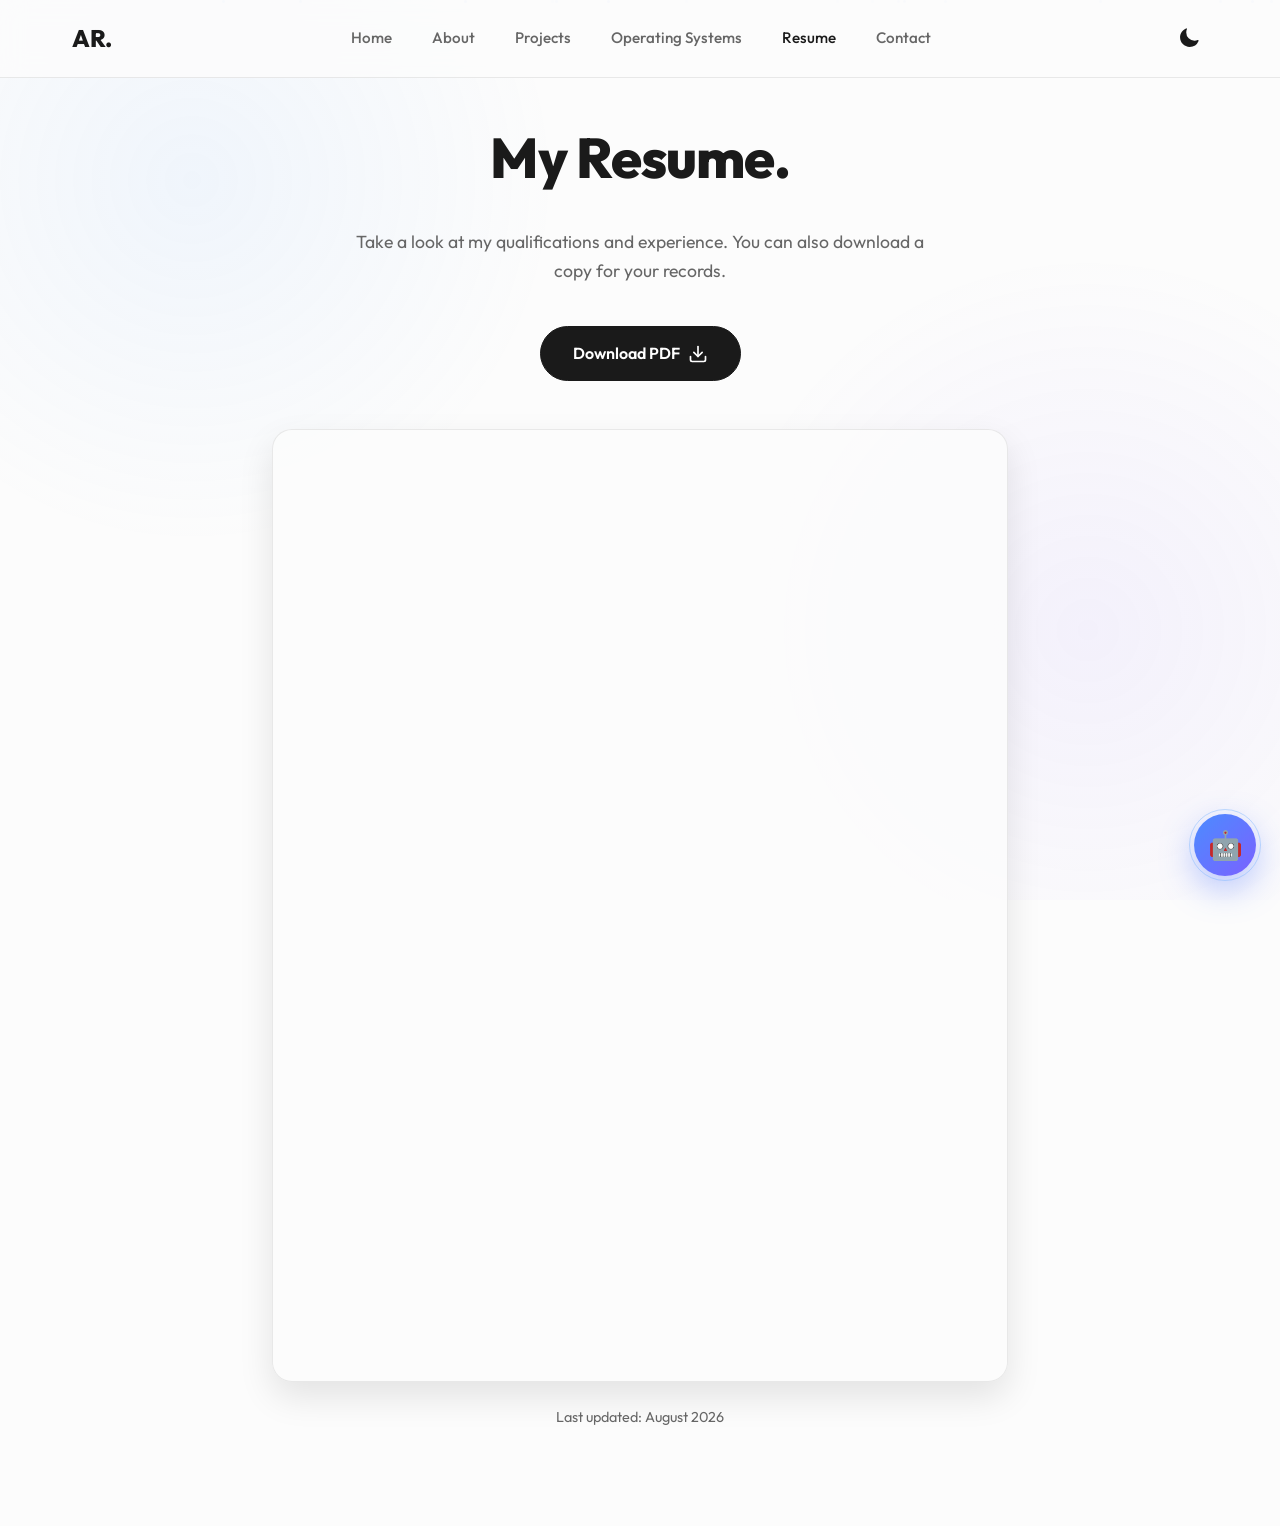
<file: resume.html>
<!doctype html>
<html lang="en" data-theme="dark">
  <head>
    <meta charset="UTF-8" />
    <meta name="viewport" content="width=device-width, initial-scale=1" />
    <title>Resume | Sathwik Ganji</title>

    <!-- SEO -->
    <meta name="description" content="View and download Sathwik Ganji's resume. Cloud & DevOps Engineer focused on AWS, Terraform, Kubernetes, Docker, CI/CD, Linux, and cloud infrastructure." />
    <meta name="author" content="Sathwik Ganji" />
    <meta name="robots" content="index, follow" />
    <link rel="canonical" href="https://sathwik-svg.github.io/portfolio/resume.html" />

    <!-- Open Graph -->
    <meta property="og:title" content="Resume | Sathwik Ganji" />
    <meta property="og:description" content="Cloud & DevOps Engineer focused on AWS, Terraform, Kubernetes, Docker, CI/CD, Linux, and cloud infrastructure." />
    <meta property="og:type" content="website" />
    <meta property="og:url" content="https://sathwik-svg.github.io/portfolio/resume.html" />

    <!-- Fonts -->
    <link rel="preconnect" href="https://fonts.googleapis.com" />
    <link rel="preconnect" href="https://fonts.gstatic.com" crossorigin />
    <link href="https://fonts.googleapis.com/css2?family=Outfit:wght@300;400;500;600;700;800&display=swap" rel="stylesheet" />

    <!-- Stylesheet -->
    <link rel="stylesheet" href="assets/css/styles.css" />
  <link rel="stylesheet" href="assets/css/ai-assistant.css"></head>
  <body>
    <nav class="navbar" id="navbar">
      <div class="nav-container">
        <a href="index.html" class="nav-brand">AR.</a>

        <div class="nav-links" id="nav-links">
          <a href="index.html" class="active">Home</a>
          <a href="about.html">About</a>
          <a href="projects.html">Projects</a><a href="operating-systems.html">Operating Systems</a>
          <a href="resume.html">Resume</a>
          <a href="contact.html">Contact</a>
        </div>

        <div class="nav-controls">
          <button class="theme-toggle" id="theme-toggle" aria-label="Toggle Theme">
            <svg id="theme-icon" xmlns="http://www.w3.org/2000/svg" viewBox="0 0 24 24">
              <path
                d="M12 2.25a.75.75 0 0 1 .75.75v2.25a.75.75 0 0 1-1.5 0V3a.75.75 0 0 1 .75-.75ZM7.5 12a4.5 4.5 0 1 1 9 0 4.5 4.5 0 0 1-9 0ZM18.894 6.166a.75.75 0 0 0-1.06-1.06l-1.591 1.59a.75.75 0 1 0 1.06 1.061l1.591-1.59ZM21.75 12a.75.75 0 0 1-.75.75h-2.25a.75.75 0 0 1 0-1.5H21a.75.75 0 0 1 .75.75ZM17.834 18.894a.75.75 0 0 0 1.06-1.06l-1.59-1.591a.75.75 0 1 0-1.061 1.06l1.59 1.591ZM12 18.75a.75.75 0 0 1 .75.75V21a.75.75 0 0 1-1.5 0v-1.5a.75.75 0 0 1 .75-.75ZM6.166 18.894a.75.75 0 0 1-1.06-1.06l1.59-1.591a.75.75 0 1 1 1.061 1.06l-1.59 1.591ZM2.25 12a.75.75 0 0 1 .75-.75H5.25a.75.75 0 0 1 0 1.5H3a.75.75 0 0 1-.75-.75ZM6.166 6.166a.75.75 0 0 1 1.06-1.06l1.59 1.591a.75.75 0 1 1-1.061 1.06l-1.59-1.591Z"
              />
            </svg>
          </button>

          <button class="mobile-toggle" id="mobile-toggle" aria-label="Toggle Menu">
            <svg xmlns="http://www.w3.org/2000/svg" width="24" height="24" fill="none" viewBox="0 0 24 24" stroke="currentColor" stroke-width="2">
              <path stroke-linecap="round" stroke-linejoin="round" d="M4 6h16M4 12h16m-7 6h7" />
            </svg>
          </button>
        </div>
      </div>
    </nav>

    <main class="page-main">
      <div class="page-container" style="max-width: 800px; text-align: center">
        <h1 class="page-title" style="margin-bottom: 1.5rem">My Resume.</h1>

        <p class="section-text" style="max-width: 600px; margin: 0 auto 2.5rem">Take a look at my qualifications and experience. You can also download a copy for your records.</p>

        <div class="resume-actions" style="margin-bottom: 3rem">
          <a href="assets/documents/resume.pdf" class="btn-primary" download>
            Download PDF
            <svg xmlns="http://www.w3.org/2000/svg" width="20" height="20" viewBox="0 0 24 24" fill="none" stroke="currentColor" stroke-width="2" stroke-linecap="round" stroke-linejoin="round">
              <path d="M21 15v4a2 2 0 0 1-2 2H5a2 2 0 0 1-2-2v-4"></path>
              <polyline points="7 10 12 15 17 10"></polyline>
              <line x1="12" y1="15" x2="12" y2="3"></line>
            </svg>
          </a>
        </div>

        <div class="resume-container">
          <!-- TODO: Replace the src with the path to your actual resume PDF -->
          <iframe src="assets/documents/resume.pdf" class="resume-frame" title="Sathwik Ganji Resume" allowfullscreen></iframe>
        </div>

        <p class="updated-note">Last updated: August 2026</p>
      </div>
    </main>

    <footer>
      <div class="footer-left">&copy; <span id="year">2026</span> Sathwik Ganji. All rights reserved.</div>
      <div class="socials">
        <a href="https://github.com/sathwik-svg" target="_blank" rel="noopener noreferrer" aria-label="GitHub">
          <svg xmlns="http://www.w3.org/2000/svg" width="20" height="20" viewBox="0 0 24 24" fill="currentColor">
            <path
              d="M12 0c-6.626 0-12 5.373-12 12 0 5.302 3.438 9.8 8.207 11.387.599.111.793-.261.793-.577v-2.234c-3.338.726-4.033-1.416-4.033-1.416-.546-1.387-1.333-1.756-1.333-1.756-1.089-.745.083-.729.083-.729 1.205.084 1.839 1.237 1.839 1.237 1.07 1.834 2.807 1.304 3.492.997.107-.775.418-1.305.762-1.604-2.665-.305-5.467-1.334-5.467-5.931 0-1.311.469-2.381 1.236-3.221-.124-.303-.535-1.524.117-3.176 0 0 1.008-.322 3.301 1.23.957-.266 1.983-.399 3.003-.404 1.02.005 2.047.138 3.006.404 2.291-1.552 3.297-1.23 3.297-1.23.653 1.653.242 2.874.118 3.176.77.84 1.235 1.911 1.235 3.221 0 4.609-2.807 5.624-5.479 5.921.43.372.823 1.102.823 2.222v3.293c0 .319.192.694.801.576 4.765-1.589 8.199-6.086 8.199-11.386 0-6.627-5.373-12-12-12z"
            />
          </svg>
        </a>
        <a href="https://www.linkedin.com/in/sathwik-svg/" target="_blank" rel="noopener noreferrer" aria-label="LinkedIn">
          <svg xmlns="http://www.w3.org/2000/svg" width="20" height="20" viewBox="0 0 24 24" fill="currentColor"><path d="M19 0h-14c-2.761 0-5 2.239-5 5v14c0 2.761 2.239 5 5 5h14c2.762 0 5-2.239 5-5v-14c0-2.761-2.238-5-5-5zm-11 19h-3v-11h3v11zm-1.5-12.268c-.966 0-1.75-.79-1.75-1.764s.784-1.764 1.75-1.764 1.75.79 1.75 1.764-.783 1.764-1.75 1.764zm13.5 12.268h-3v-5.604c0-3.368-4-3.113-4 0v5.604h-3v-11h3v1.765c1.396-2.586 7-2.777 7 2.476v6.759z" /></svg>
        </a>
        <a href="https://twitter.com/sathwik-svg" target="_blank" rel="noopener noreferrer" aria-label="Twitter / X">
          <svg xmlns="http://www.w3.org/2000/svg" width="20" height="20" viewBox="0 0 24 24" fill="currentColor"><path d="M18.244 2.25h3.308l-7.227 8.26 8.502 11.24H16.17l-4.714-6.231-5.401 6.231H2.741l7.73-8.835L1.254 2.25H8.08l4.259 5.622 5.905-5.622Zm-1.161 17.52h1.833L7.084 4.126H5.117z" /></svg>
        </a>
        <a href="https://instagram.com/sathwik-svg" target="_blank" rel="noopener noreferrer" aria-label="Instagram">
          <svg xmlns="http://www.w3.org/2000/svg" width="20" height="20" viewBox="0 0 24 24" fill="currentColor">
            <path
              d="M12 2.163c3.204 0 3.584.012 4.85.07 3.252.148 4.771 1.691 4.919 4.919.058 1.265.069 1.645.069 4.849 0 3.205-.012 3.584-.069 4.849-.149 3.225-1.664 4.771-4.919 4.919-1.266.058-1.644.07-4.85.07-3.204 0-3.584-.012-4.849-.07-3.26-.149-4.771-1.699-4.919-4.92-.058-1.265-.07-1.644-.07-4.849 0-3.204.013-3.583.07-4.849.149-3.227 1.664-4.771 4.919-4.919 1.266-.057 1.645-.069 4.849-.069zM12 0C8.741 0 8.333.014 7.053.072 2.695.272.273 2.69.073 7.052.014 8.333 0 8.741 0 12c0 3.259.014 3.668.072 4.948.2 4.358 2.618 6.78 6.98 6.98C8.333 23.986 8.741 24 12 24c3.259 0 3.668-.014 4.948-.072 4.354-.2 6.782-2.618 6.979-6.98.059-1.28.073-1.689.073-4.948 0-3.259-.014-3.667-.072-4.947-.196-4.354-2.617-6.78-6.979-6.98C15.668.014 15.259 0 12 0zm0 5.838a6.162 6.162 0 1 0 0 12.324 6.162 6.162 0 0 0 0-12.324zM12 16a4 4 0 1 1 0-8 4 4 0 0 1 0 8zm6.406-11.845a1.44 1.44 0 1 0 0 2.881 1.44 1.44 0 0 0 0-2.881z"
            />
          </svg>
        </a>
      </div>
    </footer>

    <script src="assets/js/scripts.js"></script>
  <script src="assets/js/ai-assistant.js"></script></body>
</html>
</file>
<file: assets/css/styles.css>
:root {
  /* Light Theme */
  --bg-color: #fcfcfc;
  --text-main: #1a1a1a;
  --text-muted: #666666;
  --accent: #2563eb;
  --nav-bg: rgba(252, 252, 252, 0.85);
  --nav-border: rgba(0, 0, 0, 0.08);
  --card-bg: #fff;
  --btn-bg: #1a1a1a;
  --btn-text: #ffffff;
  --btn-hover: #333333;
  --btn-sec-bg: transparent;
  --btn-sec-text: #1a1a1a;
  --btn-sec-border: #e5e5e5;
  --btn-sec-hover: #f5f5f5;
}

[data-theme="dark"] {
  /* Dark Theme */
  --bg-color: #0d0d0d;
  --text-main: #f2f2f2;
  --text-muted: #a1a1aa;
  --accent: #60a5fa;
  --nav-bg: rgba(13, 13, 13, 0.85);
  --nav-border: rgba(255, 255, 255, 0.08);
  --card-bg: #161616;
  --btn-bg: #f2f2f2;
  --btn-text: #0d0d0d;
  --btn-hover: #d4d4d4;
  --btn-sec-bg: transparent;
  --btn-sec-text: #f2f2f2;
  --btn-sec-border: #333333;
  --btn-sec-hover: #1a1a1a;
}

* {
  margin: 0;
  padding: 0;
  box-sizing: border-box;
}

body {
  font-family: "Outfit", sans-serif;
  background-color: var(--bg-color);
  color: var(--text-main);
  line-height: 1.6;
  transition:
    background-color 0.4s ease,
    color 0.4s ease;
  min-height: 100vh;
  display: flex;
  flex-direction: column;
}

::selection {
  background: var(--accent);
  color: #fff;
}

/* Navigation */
.navbar {
  position: sticky;
  top: 0;
  width: 100%;
  background: var(--nav-bg);
  backdrop-filter: blur(12px);
  -webkit-backdrop-filter: blur(12px);
  border-bottom: 1px solid var(--nav-border);
  z-index: 1000;
  transition:
    background 0.4s ease,
    border-color 0.4s ease,
    padding 0.3s ease;
}

.nav-container {
  width: 100%;
  max-width: 1200px;
  margin: 0 auto;
  padding: 1.2rem 2rem;
  display: flex;
  justify-content: space-between;
  align-items: center;
}

.nav-brand {
  font-size: 1.5rem;
  font-weight: 800;
  letter-spacing: -0.5px;
  text-decoration: none;
  color: var(--text-main);
}

.nav-links {
  display: flex;
  gap: 2.5rem;
  align-items: center;
}

.nav-links a {
  text-decoration: none;
  color: var(--text-muted);
  font-weight: 500;
  font-size: 0.95rem;
  transition: color 0.3s ease;
  position: relative;
}

.nav-links a:hover,
.nav-links a.active {
  color: var(--text-main);
}

.nav-controls {
  display: flex;
  align-items: center;
  gap: 1rem;
}

/* Theme Toggle */
.theme-toggle {
  background: none;
  border: none;
  color: var(--text-main);
  cursor: pointer;
  display: flex;
  align-items: center;
  justify-content: center;
  padding: 0.5rem;
  border-radius: 50%;
  transition:
    background-color 0.3s ease,
    transform 0.3s ease;
}

.theme-toggle:hover {
  background-color: var(--nav-border);
  transform: scale(1.05);
}

.theme-toggle svg {
  width: 22px;
  height: 22px;
  fill: currentColor;
}

.mobile-toggle {
  display: none;
  background: none;
  border: none;
  color: var(--text-main);
  cursor: pointer;
  padding: 0.5rem;
}

/* Main Content (Hero) */
main {
  flex: 1;
  display: flex;
  align-items: center;
  justify-content: center;
}

.hero {
  max-width: 1200px;
  padding: 1.2rem 2rem;
  width: 100%;
  display: flex;
  align-items: center;
  justify-content: space-between;
  gap: 4rem;
  text-align: left;
  animation: fadeUp 1s cubic-bezier(0.16, 1, 0.3, 1) forwards;
  opacity: 0;
  transform: translateY(30px);
}

.hero-content {
  flex: 1;
  max-width: 600px;
}

.hero-image-wrapper {
  flex: 1;
  display: flex;
  justify-content: center;
  align-items: center;
  position: relative;
}

.hero-image {
  width: 100%;
  max-width: 400px;
  height: 400px;
  object-fit: cover;
  border-radius: 60% 40% 30% 70% / 60% 30% 70% 40%;
  box-shadow: 0 25px 50px -12px rgba(0, 0, 0, 0.25);
  border: 4px solid var(--btn-sec-border);
  animation: blob-morph 12s ease-in-out infinite;
  transition:
    transform 0.4s ease,
    border-color 0.4s ease;
}

.hero-image:hover {
  transform: translateY(-10px) scale(1.02);
  border-color: var(--accent);
}

@keyframes blob-morph {
  0%,
  100% {
    border-radius: 60% 40% 30% 70% / 60% 30% 70% 40%;
  }
  33% {
    border-radius: 30% 60% 70% 40% / 50% 60% 30% 60%;
  }
  66% {
    border-radius: 73% 27% 41% 59% / 40% 58% 42% 50%;
  }
}

.hero-subtitle {
  font-size: 0.9rem;
  font-weight: 600;
  color: var(--accent);
  margin-bottom: 1rem;
  letter-spacing: 2px;
  text-transform: uppercase;
  display: block;
}

.hero-title {
  font-size: 4.5rem;
  font-weight: 700;
  line-height: 1.1;
  margin-bottom: 1.5rem;
  letter-spacing: -1.5px;
  color: var(--text-main);
}

.hero-desc {
  font-size: 1.25rem;
  color: var(--text-muted);
  max-width: 650px;
  margin-bottom: 2.5rem;
  line-height: 1.7;
}

.hero-actions {
  display: flex;
  gap: 1rem;
  align-items: center;
}

.btn-primary,
.btn-secondary {
  display: inline-flex;
  align-items: center;
  gap: 0.5rem;
  cursor: pointer;
  padding: 0.85rem 2rem;
  border-radius: 50px;
  text-decoration: none;
  font-weight: 600;
  font-size: 1rem;
  transition: all 0.3s ease;
}

.btn-primary {
  background-color: var(--btn-bg);
  color: var(--btn-text);
  border: 1px solid var(--btn-bg);
}

.btn-primary:hover {
  background-color: var(--btn-hover);
  border-color: var(--btn-hover);
  transform: translateY(-2px);
  box-shadow: 0 10px 20px rgba(0, 0, 0, 0.1);
}

.btn-primary svg {
  transition: transform 0.3s ease;
}

.btn-primary:hover svg {
  transform: translateX(5px);
}

.btn-secondary {
  background-color: var(--btn-sec-bg);
  color: var(--btn-sec-text);
  border: 1px solid var(--btn-sec-border);
}

.btn-secondary:hover {
  background-color: var(--btn-sec-hover);
  border-color: var(--text-muted);
  transform: translateY(-2px);
}

/* Footer */
footer {
  padding: 1.2rem 2rem;
  display: flex;
  justify-content: space-between;
  align-items: center;
  border-top: 1px solid var(--nav-border);
  font-size: 0.9rem;
  color: var(--text-muted);
}

.socials {
  display: flex;
  gap: 1.25rem;
}

.socials a {
  color: var(--text-muted);
  transition:
    color 0.3s ease,
    transform 0.3s ease;
  display: flex;
}

.socials a:hover {
  color: var(--text-main);
  transform: translateY(-2px);
}

/* Page Shared Layout */
.page-main {
  padding: 1rem 0;
}

.page-container {
  max-width: 1200px;
  width: 100%;
  margin: 0 auto;
  padding: 1.2rem 2rem;
  animation: fadeUp 1s cubic-bezier(0.16, 1, 0.3, 1) forwards;
  opacity: 0;
  transform: translateY(30px);
}

.page-title {
  font-size: 3.5rem;
  font-weight: 800;
  margin-bottom: 3rem;
  letter-spacing: -1px;
}

.section-heading {
  font-size: 1.8rem;
  font-weight: 700;
  margin-bottom: 1rem;
  color: var(--text-main);
  position: relative;
  display: inline-block;
}

.section-heading.mt-2 {
  margin-top: 2rem;
}

.section-text {
  font-size: 1.1rem;
  color: var(--text-muted);
  margin-bottom: 1.5rem;
  line-height: 1.7;
}

.text-link {
  color: var(--accent);
  text-decoration: none;
  font-weight: 500;
  transition: color 0.3s ease;
}

.text-link:hover {
  color: var(--text-main);
  text-decoration: underline;
}

/* About Page Specific Layout */
.about-grid {
  display: flex;
  gap: 4rem;
  align-items: flex-start;
}

.about-image-col {
  flex: 0 0 35%;
  position: sticky;
  top: 8rem;
}

.about-text-col {
  flex: 1;
}

.image-stack {
  position: relative;
  width: 100%;
  aspect-ratio: 3/4;
}

.stack-img {
  width: 100%;
  height: 100%;
  object-fit: cover;
  border-radius: 20px;
  box-shadow: 0 10px 30px rgba(0, 0, 0, 0.1);
  border: 4px solid var(--btn-sec-border);
  transition: transform 0.3s ease;
}

.stack-img:hover {
  transform: scale(1.02);
}

.experience-list {
  display: flex;
  flex-direction: column;
  gap: 1.5rem;
  margin-top: 1rem;
  margin-bottom: 2rem;
}

.exp-item {
  display: flex;
  gap: 1.5rem;
  padding: 1.5rem;
  background-color: var(--nav-bg);
  border: 1px solid var(--nav-border);
  border-radius: 12px;
  transition:
    transform 0.3s ease,
    box-shadow 0.3s ease;
}

.exp-item:hover {
  transform: translateY(-3px);
  box-shadow: 0 5px 15px rgba(0, 0, 0, 0.05);
  border-color: var(--nav-border);
}

.exp-year {
  font-weight: 700;
  color: var(--accent);
  font-size: 0.9rem;
  white-space: nowrap;
}

.exp-details h3 {
  font-size: 1.2rem;
  font-weight: 600;
  margin-bottom: 0.2rem;
  margin-top: -0.3rem;
  color: var(--text-main);
}

.exp-details p {
  color: var(--text-muted);
  font-size: 0.95rem;
}

/* Projects Page Layout */
.projects-grid {
  display: grid;
  grid-template-columns: repeat(auto-fill, minmax(300px, 1fr));
  gap: 2.5rem;
  margin-top: 1rem;
}

.project-card {
  background: var(--card-bg);
  border: 1px solid var(--nav-border);
  border-radius: 20px;
  overflow: hidden;
  display: flex;
  flex-direction: column;
  box-shadow: 0 3px 6px rgba(0, 0, 0, 0.05);
  transition:
    transform 0.4s ease,
    box-shadow 0.4s ease,
    border-color 0.4s ease;
}

.project-card:hover {
  transform: translateY(-8px);
  box-shadow: 0 15px 35px rgba(0, 0, 0, 0.1);
  border-color: var(--accent);
}

.project-img-wrapper {
  position: relative;
  width: 100%;
  aspect-ratio: 16/10;
  overflow: hidden;
}

.project-img {
  width: 100%;
  height: 100%;
  object-fit: cover;
  transition: transform 0.6s ease;
}

.project-card:hover .project-img {
  transform: scale(1.05);
}

.project-overlay {
  position: absolute;
  top: 0;
  left: 0;
  width: 100%;
  height: 100%;
  background: rgba(0, 0, 0, 0.65);
  display: flex;
  align-items: center;
  justify-content: center;
  opacity: 0;
  transition: opacity 0.3s ease;
  backdrop-filter: blur(2px);
  -webkit-backdrop-filter: blur(2px);
}

.project-card:hover .project-overlay {
  opacity: 1;
}

.overlay-btn {
  background: var(--bg-color);
  color: var(--text-main);
  padding: 0.75rem 1.5rem;
  border-radius: 30px;
  font-weight: 600;
  display: flex;
  align-items: center;
  gap: 0.5rem;
  transform: translateY(20px);
  transition:
    transform 0.3s ease,
    background 0.3s ease,
    color 0.3s ease;
  text-decoration: none;
}

.project-card:hover .overlay-btn {
  transform: translateY(0);
}

.overlay-btn:hover {
  background: var(--accent);
  color: #fff;
}

.project-status-overlay {
  background: rgba(0, 0, 0, 0.5);
  color: #fff;
  padding: 0.75rem 1.5rem;
  border-radius: 30px;
  font-weight: 600;
  transform: translateY(20px);
  transition: transform 0.3s ease;
  display: inline-block;
}

.project-card:hover .project-status-overlay {
  transform: translateY(0);
}

.project-info {
  padding: 1.5rem;
  display: flex;
  flex-direction: column;
  flex: 1;
}

.project-title {
  font-size: 1.4rem;
  font-weight: 700;
  margin-bottom: 0.8rem;
  color: var(--text-main);
  line-height: 1.3;
}

.project-desc {
  font-size: 1rem;
  color: var(--text-muted);
  margin-bottom: 1.5rem;
  flex: 1;
}

.project-tags {
  display: flex;
  flex-wrap: wrap;
  gap: 0.5rem;
  margin-top: auto;
}

.tag {
  background: var(--btn-sec-border);
  border: 1px solid var(--nav-border);
  padding: 0.25rem 0.75rem;
  border-radius: 20px;
  font-size: 0.8rem;
  font-weight: 500;
  color: var(--text-main);
}

/* Carousel */
.carousel {
  position: relative;
  width: 100%;
  max-width: 500px;
  height: 300px;
  border-radius: 16px;
  overflow: hidden;
  box-shadow: 0 10px 30px rgba(0, 0, 0, 0.1);
  margin-bottom: 2rem;
  border: 1px solid var(--nav-border);
}

.carousel-slides {
  position: relative;
  width: 100%;
  height: 100%;
}

.carousel-slide {
  position: absolute;
  inset: 0;
  width: 100%;
  height: 100%;
  object-fit: cover;
  opacity: 0;
  transition: opacity 0.5s ease;
  pointer-events: none;
}

.carousel-slide.active {
  opacity: 1;
  pointer-events: auto;
}

.carousel-controls {
  position: absolute;
  bottom: 20px;
  left: 50%;
  transform: translateX(-50%);
  display: flex;
  gap: 5px;
  z-index: 10;
  background: rgba(0, 0, 0, 0.5);
  padding: 5px;
  border-radius: 50px;
  backdrop-filter: blur(10px);
}

.carousel-btn {
  background: none;
  border: none;
  color: white;
  cursor: pointer;
  display: flex;
  align-items: center;
  justify-content: center;
  width: 30px;
  height: 30px;
  border-radius: 50%;
  transition: all 0.3s ease;
}

.carousel-btn:hover {
  background: rgba(255, 255, 255, 0.2);
}

/* Resume Layout */
.resume-container {
  width: 100%;
  aspect-ratio: 8.5/11;
  max-width: 800px;
  background: var(--nav-bg);
  border: 1px solid var(--nav-border);
  border-radius: 20px;
  overflow: hidden;
  margin: 0 auto 1.5rem;
  box-shadow: 0 15px 35px rgba(0, 0, 0, 0.1);
}

.resume-frame {
  width: 100%;
  height: 100%;
  border: none;
}

.updated-note {
  font-size: 0.9rem;
  color: var(--text-muted);
}

/* Contact Layout */
.contact-page .page-title {
  margin-bottom: 0;
}

.contact-page .section-text {
  margin-bottom: 3rem;
}

.contact-grid {
  display: grid;
  grid-template-columns: 1fr 1fr;
  gap: 4rem;
  align-items: flex-start;
}

.contact-info {
  display: flex;
  flex-direction: column;
}

.info-items {
  display: flex;
  flex-direction: column;
  gap: 1.5rem;
}

.info-item {
  display: flex;
  align-items: center;
  gap: 1.5rem;
  padding: 1.5rem;
  background: var(--nav-bg);
  border: 1px solid var(--nav-border);
  border-radius: 16px;
  text-decoration: none;
  transition:
    transform 0.3s cubic-bezier(0.16, 1, 0.3, 1),
    box-shadow 0.3s ease,
    border-color 0.3s ease;
}

.text-link-card.info-item:hover {
  transform: translateY(-5px);
  box-shadow: 0 15px 35px rgba(0, 0, 0, 0.1);
  border-color: var(--accent);
}

.text-link-card.info-item:hover .info-icon {
  background: var(--accent);
  color: #fff;
}

.info-icon {
  width: 55px;
  height: 55px;
  border-radius: 50%;
  background: var(--btn-sec-border);
  display: flex;
  align-items: center;
  justify-content: center;
  color: var(--accent);
  flex-shrink: 0;
  transition:
    background 0.3s ease,
    color 0.3s ease;
}

.info-details h3 {
  font-size: 1.1rem;
  font-weight: 700;
  margin-bottom: 0.2rem;
  color: var(--text-main);
}

.info-details p {
  color: var(--text-muted);
  font-size: 0.95rem;
}

.contact-card {
  background: var(--card-bg);
  border: 1px solid var(--nav-border);
  border-radius: 20px;
  padding: 2.5rem;
  box-shadow: 0 10px 30px rgba(0, 0, 0, 0.05);
  text-align: left;
}

.form-group {
  margin-bottom: 1.5rem;
}

.form-group label {
  display: block;
  margin-bottom: 0.5rem;
  font-weight: 600;
  color: var(--text-main);
}

.form-control {
  width: 100%;
  padding: 1rem;
  border-radius: 12px;
  border: 1px solid var(--nav-border);
  background: var(--bg-color);
  color: var(--text-main);
  font-family: inherit;
  font-size: 1rem;
  transition:
    border-color 0.3s ease,
    box-shadow 0.3s ease;
}

.form-control:focus {
  outline: none;
  border-color: var(--accent);
  box-shadow: 0 0 0 3px rgba(37, 99, 235, 0.1);
}

.w-100 {
  width: 100%;
  justify-content: center;
}

.form-status {
  margin-top: 1rem;
  text-align: center;
  font-size: 0.95rem;
  font-weight: 500;
}

.form-status.success {
  color: #10b981;
}

.form-status.error {
  color: #ef4444;
}

/* Animations */
@keyframes fadeUp {
  to {
    opacity: 1;
    transform: translateY(0);
  }
}

/* Responsive */
@media (max-width: 992px) {
  .hero {
    flex-direction: column-reverse;
    text-align: center;
    gap: 3rem;
    padding-block: 4rem;
  }

  .hero-content {
    display: flex;
    flex-direction: column;
    align-items: center;
  }

  .hero-actions {
    align-items: center;
  }

  .contact-grid {
    grid-template-columns: 1fr;
    gap: 2.5rem;
  }
}

@media (max-width: 768px) {
  .navbar .nav-container {
    padding: 1rem 5%;
  }

  .nav-links {
    display: flex;
    position: fixed;
    top: 0;
    left: 0;
    width: 100%;
    height: 100vh;
    background: rgba(252, 252, 252, 1);
    flex-direction: column;
    justify-content: center;
    align-items: center;
    padding: 0;
    border: none;
    gap: 2.5rem;
    opacity: 0;
    pointer-events: none;
    transition: opacity 0.4s ease;
    z-index: 900;
  }

  [data-theme="dark"] .nav-links {
    background: rgba(13, 13, 13, 1);
  }

  .nav-links.active {
    opacity: 1;
    pointer-events: auto;
  }

  .nav-links a {
    font-size: 2rem;
    font-weight: 700;
    font-family: inherit;
    color: var(--text-muted);
    transition:
      color 0.3s ease,
      transform 0.3s ease;
  }

  .nav-links a:hover,
  .nav-links a.active {
    color: var(--text-main);
    transform: translateX(10px);
  }

  .mobile-toggle {
    display: block;
    z-index: 999;
  }

  .hero-title {
    font-size: 3rem;
  }

  .hero-desc {
    font-size: 1.1rem;
  }

  .hero-actions {
    flex-direction: column;
    align-items: center;
  }

  .hero-image {
    max-width: 250px;
    height: 250px;
  }

  footer {
    flex-direction: column-reverse;
    gap: 1.5rem;
    text-align: center;
  }

  .about-grid {
    flex-direction: column;
    gap: 2rem;
  }

  .about-image-col {
    position: static;
    max-width: 400px;
    margin: 0 auto;
  }

  .exp-item {
    flex-direction: column;
    gap: 0.5rem;
  }

  .projects-grid {
    grid-template-columns: 1fr;
    gap: 1.5rem;
  }
}

/* About page passport-size profile photo */
.about-section {
  display: flex;
  align-items: flex-start;
  gap: 32px;
}

.about-image {
  flex: 0 0 110px;
}

.about-image .profile-image {
  width: 110px;
  height: 140px;
  object-fit: cover;
  border-radius: 6px;
  display: block;
}

.about-content {
  flex: 1;
}

@media (max-width: 700px) {
  .about-section {
    flex-direction: column;
  }

  .about-image {
    flex: none;
  }
}

/* =========================================================
   PORTFOLIO ANIMATION UPGRADE
   Lightweight • Mobile Friendly • Reduced Motion Support
   ========================================================= */

body {
  position: relative;
  overflow-x: hidden;
}

/* Ambient animated background */
body::before {
  content: "";
  position: fixed;
  inset: 0;
  z-index: -2;
  pointer-events: none;
  background:
    radial-gradient(circle at 15% 20%, rgba(96,165,250,.08), transparent 28%),
    radial-gradient(circle at 85% 70%, rgba(129,92,246,.07), transparent 30%);
  animation: ambientShift 16s ease-in-out infinite alternate;
}

/* Floating particles */
#portfolio-particles {
  position: fixed;
  inset: 0;
  z-index: -1;
  pointer-events: none;
  overflow: hidden;
}

.portfolio-particle {
  position: absolute;
  width: 3px;
  height: 3px;
  border-radius: 50%;
  background: var(--accent);
  opacity: .2;
  animation:
    particleFloat var(--particle-duration, 14s) linear infinite;
  animation-delay: var(--particle-delay, 0s);
}

/* Scroll reveal */
.scroll-reveal {
  opacity: 0;
  transform: translateY(28px) scale(.985);
  transition:
    opacity .75s cubic-bezier(.16,1,.3,1),
    transform .75s cubic-bezier(.16,1,.3,1);
  transition-delay: var(--reveal-delay, 0ms);
}

.scroll-reveal.is-visible {
  opacity: 1;
  transform: translateY(0) scale(1);
}

/* Project card enhancement */
.project-card {
  transform-style: preserve-3d;
  will-change: transform;
}

.project-card:hover {
  transform: translateY(-9px) scale(1.012);
}

.project-card::after {
  content: "";
  position: absolute;
  inset: 0;
  pointer-events: none;
  opacity: 0;
  border-radius: inherit;
  background:
    linear-gradient(
      120deg,
      transparent 25%,
      rgba(255,255,255,.08) 50%,
      transparent 75%
    );
  transform: translateX(-100%);
}

.project-card:hover::after {
  opacity: 1;
  animation: cardShine .8s ease;
}

/* Technology tags */
.tag {
  position: relative;
  overflow: hidden;
  transition:
    transform .25s ease,
    border-color .25s ease,
    box-shadow .25s ease;
}

.tag:hover {
  transform: translateY(-3px);
  border-color: var(--accent);
  box-shadow: 0 6px 18px rgba(96,165,250,.12);
}

/* Buttons */
.btn-primary,
.btn-secondary,
.btn {
  position: relative;
  overflow: hidden;
}

.btn-primary::after,
.btn-secondary::after,
.btn::after {
  content: "";
  position: absolute;
  top: 0;
  left: -120%;
  width: 70%;
  height: 100%;
  transform: skewX(-20deg);
  background: rgba(255,255,255,.14);
}

.btn-primary:hover::after,
.btn-secondary:hover::after,
.btn:hover::after {
  animation: buttonShine .7s ease;
}

/* Brand interaction */
.nav-brand {
  transition:
    transform .3s ease,
    letter-spacing .3s ease;
}

.nav-brand:hover {
  transform: translateY(-2px);
  letter-spacing: 1px;
}

/* Animated hero ring */
.hero-image-wrapper::before {
  content: "";
  position: absolute;
  width: 75%;
  height: 75%;
  border: 1px solid var(--accent);
  border-radius: 50%;
  opacity: .12;
  animation: orbitPulse 6s ease-in-out infinite;
}

.hero-image {
  position: relative;
  z-index: 1;
}

/* Animations */
@keyframes ambientShift {
  from {
    transform: scale(1) translate3d(0,0,0);
  }

  to {
    transform: scale(1.08) translate3d(1%,-1%,0);
  }
}

@keyframes particleFloat {
  0% {
    transform: translate3d(0,110vh,0) scale(.7);
  }

  50% {
    transform: translate3d(30px,50vh,0) scale(1);
  }

  100% {
    transform: translate3d(-20px,-10vh,0) scale(.5);
  }
}

@keyframes cardShine {
  from {
    transform: translateX(-100%);
  }

  to {
    transform: translateX(100%);
  }
}

@keyframes buttonShine {
  from {
    left: -120%;
  }

  to {
    left: 160%;
  }
}

@keyframes orbitPulse {
  0%, 100% {
    transform: scale(.88);
    opacity: .08;
  }

  50% {
    transform: scale(1.08);
    opacity: .18;
  }
}

/* Mobile performance */
@media (max-width: 768px) {
  .portfolio-particle:nth-child(n+9) {
    display: none;
  }

  .project-card:hover {
    transform: translateY(-5px);
  }

  .hero-image-wrapper::before {
    width: 88%;
    height: 88%;
  }
}

/* Accessibility */
@media (prefers-reduced-motion: reduce) {
  *,
  *::before,
  *::after {
    animation-duration: .01ms !important;
    animation-iteration-count: 1 !important;
    scroll-behavior: auto !important;
    transition-duration: .01ms !important;
  }

  .scroll-reveal {
    opacity: 1;
    transform: none;
  }

  #portfolio-particles {
    display: none;
  }
}
</file>
<file: assets/css/ai-assistant.css>
#ai-assistant-button{
  position:fixed;
  right:24px;
  bottom:24px;
  width:62px;
  height:62px;
  border:0;
  border-radius:50%;
  cursor:pointer;
  z-index:9999;
  font-size:28px;
  background:linear-gradient(135deg,#4b8cff,#7b61ff);
  color:#fff;
  box-shadow:0 12px 35px rgba(70,110,255,.4);
  transition:.3s ease;
}

#ai-assistant-button:hover{
  transform:translateY(-5px) scale(1.05);
  box-shadow:0 18px 45px rgba(70,110,255,.55);
}

#ai-assistant-window{
  position:fixed;
  right:24px;
  bottom:98px;
  width:360px;
  max-width:calc(100vw - 32px);
  height:520px;
  max-height:calc(100vh - 130px);
  z-index:9998;
  display:none;
  flex-direction:column;
  overflow:hidden;
  border:1px solid rgba(120,180,255,.25);
  border-radius:22px;
  background:rgba(15,20,35,.96);
  backdrop-filter:blur(18px);
  box-shadow:0 25px 70px rgba(0,0,0,.45);
}

#ai-assistant-window.ai-open{
  display:flex;
  animation:aiOpen .25s ease;
}

@keyframes aiOpen{
  from{opacity:0;transform:translateY(15px) scale(.96)}
  to{opacity:1;transform:translateY(0) scale(1)}
}

.ai-header{
  display:flex;
  align-items:center;
  justify-content:space-between;
  padding:18px 20px;
  border-bottom:1px solid rgba(255,255,255,.1);
}

.ai-title{
  display:flex;
  align-items:center;
  gap:10px;
}

.ai-icon{
  font-size:25px;
}

.ai-title strong{
  display:block;
  font-size:1rem;
}

.ai-status{
  display:block;
  margin-top:3px;
  font-size:.72rem;
  opacity:.6;
}

.ai-close{
  border:0;
  background:transparent;
  color:inherit;
  font-size:22px;
  cursor:pointer;
}

.ai-messages{
  flex:1;
  overflow-y:auto;
  padding:18px;
}

.ai-message{
  max-width:85%;
  margin-bottom:12px;
  padding:11px 14px;
  border-radius:15px;
  font-size:.9rem;
  line-height:1.5;
  white-space:pre-wrap;
}

.ai-message.bot{
  background:rgba(255,255,255,.07);
  border-bottom-left-radius:5px;
}

.ai-message.user{
  margin-left:auto;
  background:linear-gradient(135deg,#4b8cff,#7b61ff);
  border-bottom-right-radius:5px;
}

.ai-input-area{
  display:flex;
  gap:8px;
  padding:14px;
  border-top:1px solid rgba(255,255,255,.1);
}

#ai-assistant-input{
  flex:1;
  min-width:0;
  padding:12px 14px;
  border:1px solid rgba(120,180,255,.2);
  border-radius:12px;
  outline:none;
  background:rgba(255,255,255,.06);
  color:inherit;
  font:inherit;
}

#ai-assistant-send{
  width:45px;
  border:0;
  border-radius:12px;
  cursor:pointer;
  background:linear-gradient(135deg,#4b8cff,#7b61ff);
  color:#fff;
  font-size:18px;
}

#ai-assistant-send:disabled{
  opacity:.5;
  cursor:not-allowed;
}

.ai-typing{
  opacity:.6;
  font-style:italic;
}

@media(max-width:500px){
  #ai-assistant-button{
    right:16px;
    bottom:16px;
  }

  #ai-assistant-window{
    right:10px;
    bottom:88px;
    width:calc(100vw - 20px);
    height:calc(100vh - 110px);
  }
}


/* =========================================================
   AI ASSISTANT MOTION UPGRADE
   ========================================================= */

#ai-assistant-button {
  animation:
    aiFloat 3.5s ease-in-out infinite,
    aiEntrance .8s cubic-bezier(.16,1,.3,1) both;

  box-shadow:
    0 12px 35px rgba(70,110,255,.4),
    0 0 0 0 rgba(96,165,250,.35);
}

#ai-assistant-button::before {
  content: "";
  position: absolute;
  inset: -5px;
  border-radius: 50%;
  border: 1px solid rgba(120,180,255,.45);
  animation: aiPulse 2.4s ease-out infinite;
  pointer-events: none;
}

#ai-assistant-button:active {
  transform: scale(.94);
}

#ai-assistant-window {
  transform-origin: bottom right;
}

.ai-message {
  animation:
    messageIn .35s
    cubic-bezier(.16,1,.3,1) both;
}

.ai-message.user {
  box-shadow:
    0 6px 20px rgba(70,110,255,.12);
}

#ai-assistant-send {
  transition:
    transform .2s ease,
    box-shadow .2s ease,
    opacity .2s ease;
}

#ai-assistant-send:hover:not(:disabled) {
  transform: translateY(-2px) scale(1.04);

  box-shadow:
    0 8px 22px rgba(70,110,255,.3);
}

.ai-title .ai-icon {
  animation:
    robotFloat 2.8s ease-in-out infinite;
}

@keyframes aiEntrance {
  from {
    opacity: 0;
    transform:
      translateY(25px)
      scale(.75);
  }

  to {
    opacity: 1;
    transform:
      translateY(0)
      scale(1);
  }
}

@keyframes aiFloat {
  0%, 100% {
    transform: translateY(0);
  }

  50% {
    transform: translateY(-4px);
  }
}

@keyframes aiPulse {
  0% {
    transform: scale(.92);
    opacity: .8;
  }

  70%, 100% {
    transform: scale(1.28);
    opacity: 0;
  }
}

@keyframes messageIn {
  from {
    opacity: 0;
    transform: translateY(8px);
  }

  to {
    opacity: 1;
    transform: translateY(0);
  }
}

@keyframes robotFloat {
  0%, 100% {
    transform:
      translateY(0)
      rotate(0);
  }

  50% {
    transform:
      translateY(-2px)
      rotate(2deg);
  }
}

@media (prefers-reduced-motion: reduce) {
  #ai-assistant-button,
  #ai-assistant-button::before,
  .ai-title .ai-icon,
  .ai-message {
    animation: none !important;
  }
}
</file>
